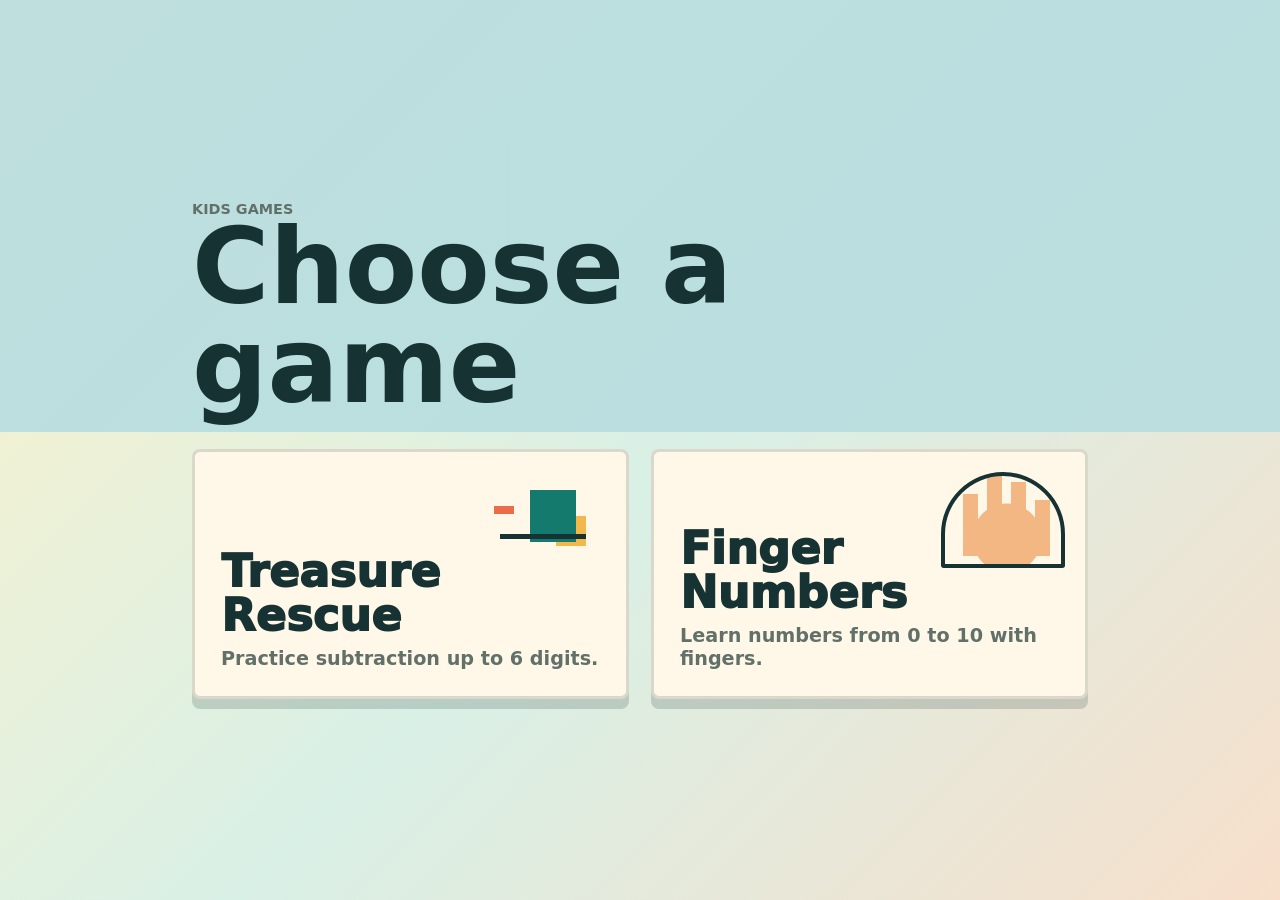
<file: index.html>
<!doctype html>
<html lang="en">
  <head>
    <meta charset="utf-8">
    <meta name="viewport" content="width=device-width, initial-scale=1, viewport-fit=cover">
    <meta name="theme-color" content="#157a6e">
    <title>Kids Games</title>
    <link rel="stylesheet" href="styles.css?v=41">
  </head>
  <body>
    <main class="home-shell">
      <section class="home-hero">
        <p class="eyebrow">Kids Games</p>
        <h1>Choose a game</h1>
      </section>

      <section class="game-grid" aria-label="Available games">
        <a class="game-link subtraction" href="subtraction/">
          <span class="game-art" aria-hidden="true"></span>
          <span class="game-title">Treasure Rescue</span>
          <span class="game-copy">Practice subtraction up to 6 digits.</span>
        </a>

        <a class="game-link fingers" href="fingers/">
          <span class="game-art" aria-hidden="true"></span>
          <span class="game-title">Finger Numbers</span>
          <span class="game-copy">Learn numbers from 0 to 10 with fingers.</span>
        </a>
      </section>
    </main>

    <script>
      if ("serviceWorker" in navigator && location.protocol !== "file:") {
        window.addEventListener("load", () => {
          navigator.serviceWorker.register("sw.js").catch(() => {});
        });
      }
    </script>
  </body>
</html>
</file>
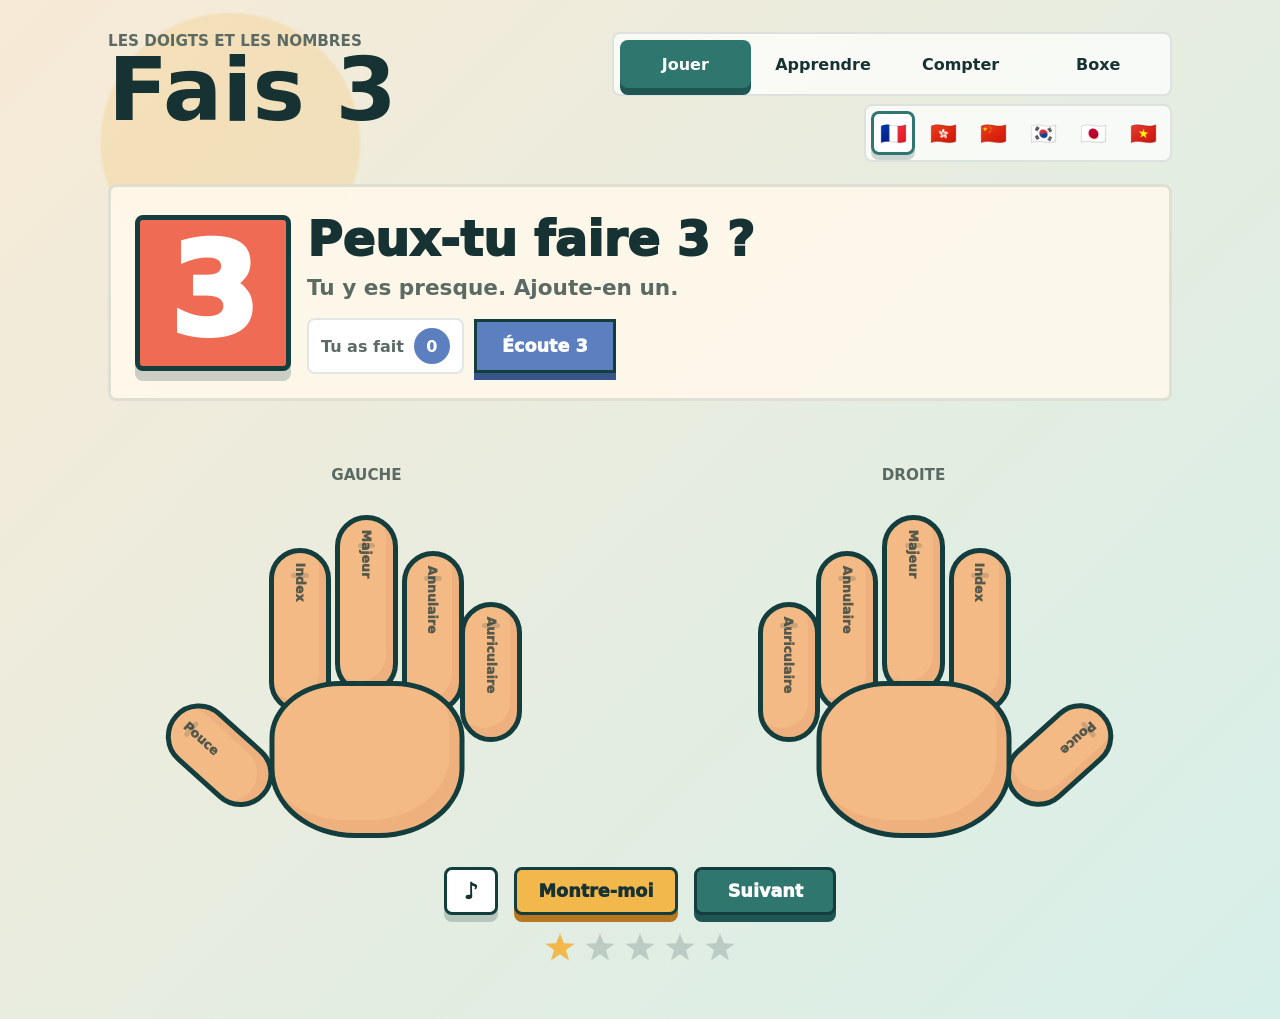
<file: fingers/index.html>
<!doctype html>
<html lang="fr">
  <head>
    <meta charset="utf-8">
    <meta name="viewport" content="width=device-width, initial-scale=1, viewport-fit=cover">
    <meta name="theme-color" content="#2f766f">
    <title>Les nombres avec les doigts</title>
    <link rel="manifest" href="manifest.webmanifest?v=34">
    <link rel="stylesheet" href="styles.css?v=34">
  </head>
  <body>
    <main class="app-shell" aria-live="polite">
      <section class="top-bar" aria-label="Commandes du jeu">
        <div>
          <p class="eyebrow">Les doigts et les nombres</p>
          <h1><span id="actionVerb">Fais</span> <span id="targetNumber">3</span></h1>
        </div>
        <div class="top-controls">
          <div class="mode-switch" role="group" aria-label="Mode">
            <button class="mode-button active" type="button" data-mode="play">Jouer</button>
            <button class="mode-button" type="button" data-mode="learn">Apprendre</button>
            <button class="mode-button" type="button" data-mode="count">Compter</button>
            <button class="mode-button" type="button" data-mode="boxing">Boxe</button>
          </div>
          <div class="language-switch" role="group" aria-label="Langue">
            <button class="language-button active" type="button" data-lang="fr" aria-pressed="true" aria-label="Français">🇫🇷</button>
            <button class="language-button" type="button" data-lang="yue" aria-pressed="false" aria-label="Cantonais">🇭🇰</button>
            <button class="language-button" type="button" data-lang="zh" aria-pressed="false" aria-label="Mandarin">🇨🇳</button>
            <button class="language-button" type="button" data-lang="ko" aria-pressed="false" aria-label="Korean">🇰🇷</button>
            <button class="language-button" type="button" data-lang="ja" aria-pressed="false" aria-label="Japanese">🇯🇵</button>
            <button class="language-button" type="button" data-lang="vi" aria-pressed="false" aria-label="Vietnamese">🇻🇳</button>
          </div>
        </div>
      </section>

      <section class="prompt-panel">
        <div class="number-card" aria-label="Nombre à faire">
          <span id="bigNumber">3</span>
        </div>
        <div class="status-stack">
          <p id="roundTitle">Peux-tu faire 3 ?</p>
          <p id="hintText">Touche les doigts pour les lever.</p>
          <div class="prompt-actions">
            <div class="counter-row">
              <span class="counter-label">Tu as fait</span>
              <strong id="currentCount">0</strong>
            </div>
            <button class="speak-button" type="button" id="speakButton">Écoute 3</button>
          </div>
        </div>
      </section>

      <section class="answer-pad" id="answerPad" aria-label="Choisis le nombre de doigts" hidden>
        <button class="answer-button" type="button" data-answer="0">0</button>
        <button class="answer-button" type="button" data-answer="1">1</button>
        <button class="answer-button" type="button" data-answer="2">2</button>
        <button class="answer-button" type="button" data-answer="3">3</button>
        <button class="answer-button" type="button" data-answer="4">4</button>
        <button class="answer-button" type="button" data-answer="5">5</button>
        <button class="answer-button" type="button" data-answer="6">6</button>
        <button class="answer-button" type="button" data-answer="7">7</button>
        <button class="answer-button" type="button" data-answer="8">8</button>
        <button class="answer-button" type="button" data-answer="9">9</button>
        <button class="answer-button" type="button" data-answer="10">10</button>
      </section>

      <section class="boxing-stage" id="boxingStage" aria-label="Jeu de boxe" hidden>
        <div class="fighter-card player-card">
          <div class="energy-head">
            <span id="playerLabel">Toi</span>
            <strong id="playerEnergyText">20</strong>
          </div>
          <div class="energy-track">
            <span id="playerEnergyFill"></span>
          </div>
        </div>
        <div class="boxing-ring" aria-hidden="true">
          <div class="fighter player-fighter">
            <span class="glove glove-left"></span>
            <span class="fighter-head"></span>
            <span class="fighter-body"></span>
            <span class="glove glove-right"></span>
          </div>
          <div class="timer-badge" id="boxingTimer">5</div>
          <div class="fighter opponent-fighter">
            <span class="glove glove-left"></span>
            <span class="fighter-head"></span>
            <span class="fighter-body"></span>
            <span class="glove glove-right"></span>
          </div>
        </div>
        <div class="fighter-card opponent-card">
          <div class="energy-head">
            <span id="opponentLabel">Adversaire</span>
            <strong id="opponentEnergyText">20</strong>
          </div>
          <div class="energy-track">
            <span id="opponentEnergyFill"></span>
          </div>
        </div>
      </section>

      <section class="hands-stage" aria-label="Deux mains avec des doigts à toucher">
        <div class="hand-wrap" data-hand="left">
          <p class="hand-label">Gauche</p>
          <div class="hand left-hand" aria-label="Main gauche">
            <button class="finger thumb" type="button" data-finger="left-thumb" aria-pressed="false" aria-label="Pouce gauche">
              <span>Pouce</span>
            </button>
            <button class="finger pointer" type="button" data-finger="left-pointer" aria-pressed="false" aria-label="Index gauche">
              <span>Index</span>
            </button>
            <button class="finger middle" type="button" data-finger="left-middle" aria-pressed="false" aria-label="Majeur gauche">
              <span>Majeur</span>
            </button>
            <button class="finger ring" type="button" data-finger="left-ring" aria-pressed="false" aria-label="Annulaire gauche">
              <span>Annulaire</span>
            </button>
            <button class="finger pinky" type="button" data-finger="left-pinky" aria-pressed="false" aria-label="Auriculaire gauche">
              <span>Auriculaire</span>
            </button>
            <div class="palm" aria-hidden="true"></div>
          </div>
        </div>

        <div class="hand-wrap" data-hand="right">
          <p class="hand-label">Droite</p>
          <div class="hand right-hand" aria-label="Main droite">
            <button class="finger thumb" type="button" data-finger="right-thumb" aria-pressed="false" aria-label="Pouce droit">
              <span>Pouce</span>
            </button>
            <button class="finger pointer" type="button" data-finger="right-pointer" aria-pressed="false" aria-label="Index droit">
              <span>Index</span>
            </button>
            <button class="finger middle" type="button" data-finger="right-middle" aria-pressed="false" aria-label="Majeur droit">
              <span>Majeur</span>
            </button>
            <button class="finger ring" type="button" data-finger="right-ring" aria-pressed="false" aria-label="Annulaire droit">
              <span>Annulaire</span>
            </button>
            <button class="finger pinky" type="button" data-finger="right-pinky" aria-pressed="false" aria-label="Auriculaire droit">
              <span>Auriculaire</span>
            </button>
            <div class="palm" aria-hidden="true"></div>
          </div>
        </div>
      </section>

      <section class="action-bar" aria-label="Actions du tour">
        <button class="icon-button" type="button" id="soundButton" aria-pressed="false" aria-label="Activer le son">
          <span aria-hidden="true">♪</span>
        </button>
        <button class="secondary-button" type="button" id="showButton">Montre-moi</button>
        <button class="primary-button" type="button" id="nextButton">Suivant</button>
      </section>

      <div class="reward-tray" aria-label="Étoiles gagnées">
        <span class="star earned" aria-hidden="true"></span>
        <span class="star" aria-hidden="true"></span>
        <span class="star" aria-hidden="true"></span>
        <span class="star" aria-hidden="true"></span>
        <span class="star" aria-hidden="true"></span>
      </div>
    </main>

    <div class="big-cursor" aria-hidden="true"></div>
    <div class="sprinkle-field" id="sprinkleField" aria-hidden="true"></div>
    <script src="../audio-data.js?v=34"></script>
    <script src="app.js?v=34" defer></script>
  </body>
</html>
</file>
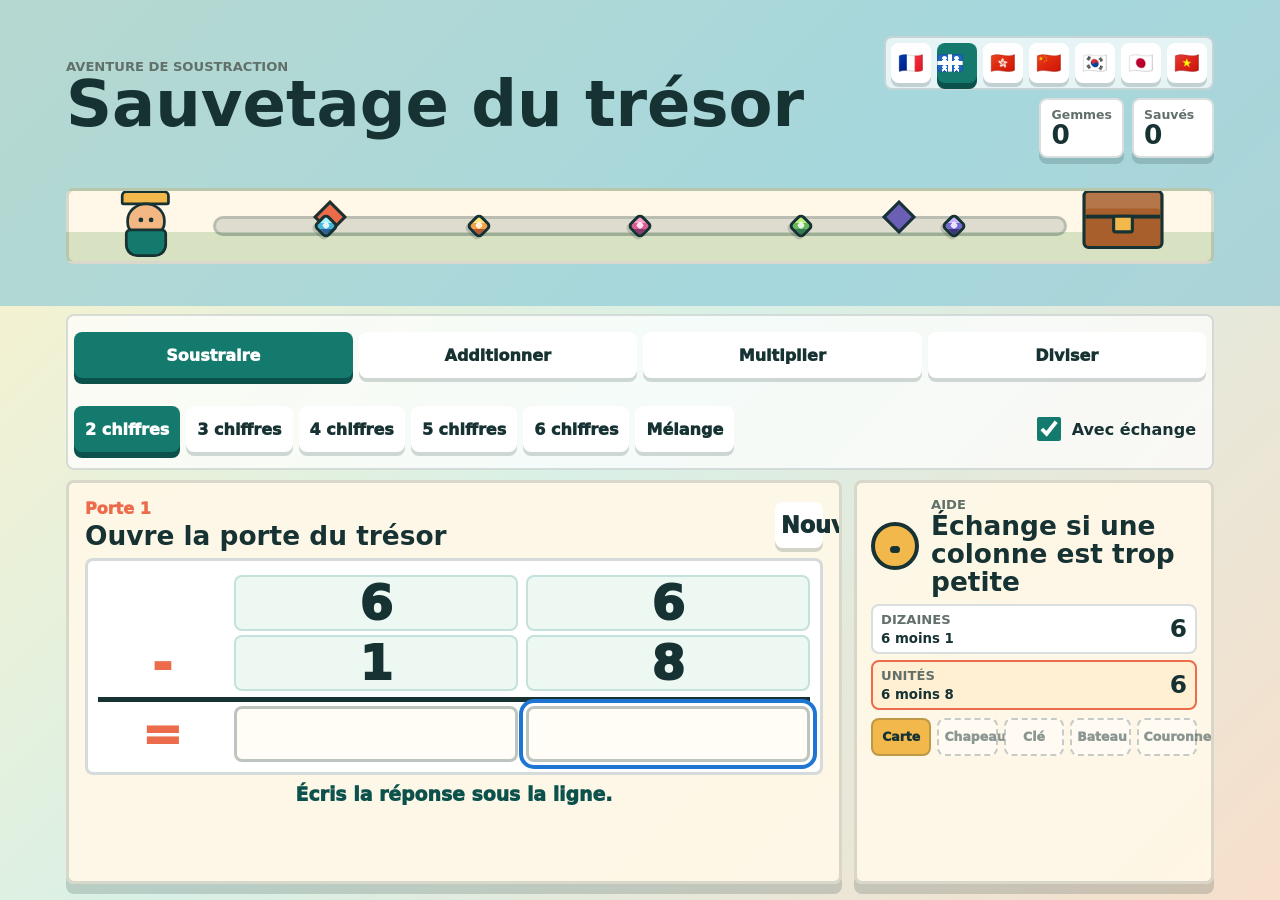
<file: subtraction/index.html>
<!doctype html>
<html lang="fr-CA">
  <head>
    <meta charset="utf-8">
    <meta name="viewport" content="width=device-width, initial-scale=1, viewport-fit=cover">
    <meta name="theme-color" content="#157a6e">
    <title>Treasure Rescue Math</title>
    <link rel="manifest" href="manifest.webmanifest?v=89">
    <link rel="stylesheet" href="styles.css?v=89">
  </head>
  <body>
    <main class="game-shell">
      <section class="top-bar" aria-label="Game controls">
        <div class="brand-block">
          <p class="eyebrow">Subtraction Adventure</p>
          <h1>Treasure Rescue</h1>
        </div>
        <div class="top-actions">
          <div class="language-switch" role="group" aria-label="Language">
            <button class="language-button" type="button" data-lang="fr" aria-pressed="false" aria-label="Français">🇫🇷</button>
            <button class="language-button active" type="button" data-lang="fr-ca" aria-pressed="true" aria-label="Français québécois">
              <span class="quebec-flag" aria-hidden="true"></span>
            </button>
            <button class="language-button" type="button" data-lang="yue" aria-pressed="false" aria-label="Cantonais">🇭🇰</button>
            <button class="language-button" type="button" data-lang="zh" aria-pressed="false" aria-label="Mandarin">🇨🇳</button>
            <button class="language-button" type="button" data-lang="ko" aria-pressed="false" aria-label="Korean">🇰🇷</button>
            <button class="language-button" type="button" data-lang="ja" aria-pressed="false" aria-label="Japanese">🇯🇵</button>
            <button class="language-button" type="button" data-lang="vi" aria-pressed="false" aria-label="Vietnamese">🇻🇳</button>
          </div>
          <div class="score-board" aria-label="Score">
          <div>
            <span>Gems</span>
            <strong id="gemCount">0</strong>
          </div>
          <div>
            <span>Rescued</span>
            <strong id="rescuedCount">0</strong>
          </div>
          </div>
        </div>
      </section>

      <section class="map-band" aria-label="Treasure map progress">
        <div class="explorer" aria-hidden="true">
          <span class="hat"></span>
          <span class="face"></span>
          <span class="body"></span>
        </div>
        <div class="path" id="treasurePath" aria-hidden="true"></div>
        <div class="gem-pile" id="gemPile" aria-hidden="true"></div>
        <div class="chest" id="treasureChest" aria-hidden="true">
          <span></span>
        </div>
      </section>

      <section class="controls-panel" aria-label="Practice choices">
        <div class="operation-tabs" role="tablist" aria-label="Math operation">
          <button class="operation-tab active" type="button" role="tab" aria-selected="true" data-operation="subtraction">Subtract</button>
          <button class="operation-tab" type="button" role="tab" aria-selected="false" data-operation="addition">Add</button>
          <button class="operation-tab" type="button" role="tab" aria-selected="false" data-operation="multiplication">Multiply</button>
          <button class="operation-tab" type="button" role="tab" aria-selected="false" data-operation="division">Divide</button>
        </div>
        <div class="level-picker" role="group" aria-label="Number size">
          <button class="level-button active" type="button" data-digits="2">2 digits</button>
          <button class="level-button" type="button" data-digits="3">3 digits</button>
          <button class="level-button" type="button" data-digits="4">4 digits</button>
          <button class="level-button" type="button" data-digits="5">5 digits</button>
          <button class="level-button" type="button" data-digits="6">6 digits</button>
          <button class="level-button" type="button" data-digits="mix">Mix</button>
        </div>
        <label class="toggle-row">
          <input id="regroupToggle" type="checkbox" checked>
          <span>Include trading</span>
        </label>
      </section>

      <section class="play-area">
        <section class="problem-card" aria-label="Subtraction problem">
          <div class="problem-head">
            <div>
              <p id="roundLabel">Gate 1</p>
              <h2 id="problemTitle">Unlock the treasure gate</h2>
            </div>
            <button class="icon-button" id="newProblemButton" type="button" aria-label="New problem" title="New problem">New</button>
          </div>

          <div class="subtraction-board" id="subtractionBoard" aria-label="Vertical subtraction"></div>

          <div class="answer-actions">
            <button class="secondary-button" id="hintButton" type="button">Hint</button>
            <button class="secondary-button" id="clearButton" type="button">Clear</button>
            <button class="primary-button" id="checkButton" type="button">Open Gate</button>
          </div>
          <p class="feedback" id="feedbackText" aria-live="polite">Type the answer under the line.</p>
        </section>

        <aside class="helper-panel" aria-label="Subtraction helper">
          <div class="buddy">
            <span class="buddy-face" aria-hidden="true"></span>
            <div>
              <p class="eyebrow">Helper</p>
              <h2 id="helperTitle">Start with the ones</h2>
            </div>
          </div>
          <div class="place-lab" id="placeLab" aria-label="Place value trading"></div>
          <div class="reward-case" aria-label="Unlocked rewards">
            <span class="reward unlocked">Map</span>
            <span class="reward">Hat</span>
            <span class="reward">Key</span>
            <span class="reward">Boat</span>
            <span class="reward">Crown</span>
          </div>
        </aside>
      </section>
    </main>

    <div class="sparkle-field" id="sparkleField" aria-hidden="true"></div>
    <div class="treasure-party" id="treasureParty" aria-live="polite" hidden>
      <div class="party-card">
        <button class="party-close" id="partyCloseButton" type="button" aria-label="Close treasure">×</button>
        <p>Awesome job, you got to the treasure...</p>
        <h2>What's inside?</h2>
        <div class="party-chest" id="partyChest" aria-hidden="true">
          <span></span>
        </div>
      </div>
      <div class="fruit-field" id="fruitField" aria-hidden="true"></div>
    </div>
    <script src="app.js?v=89" defer></script>
  </body>
</html>
</file>
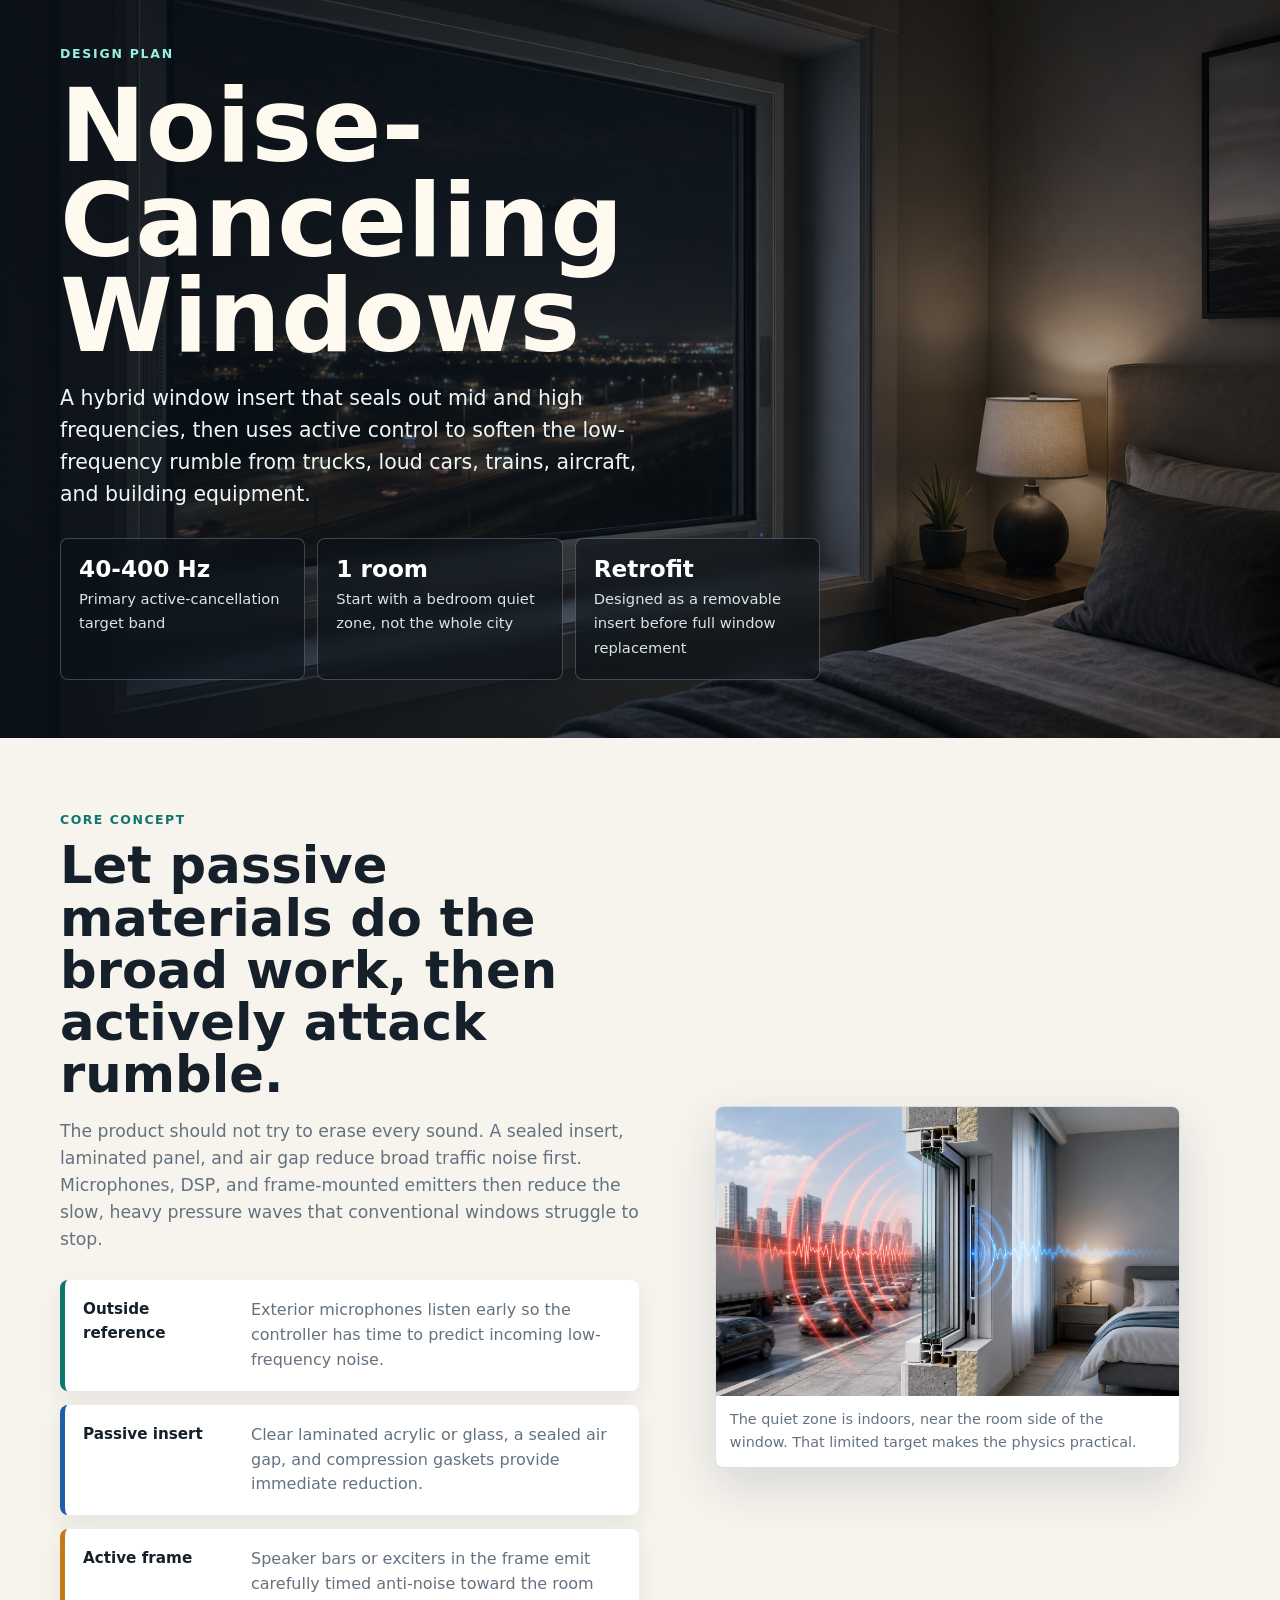
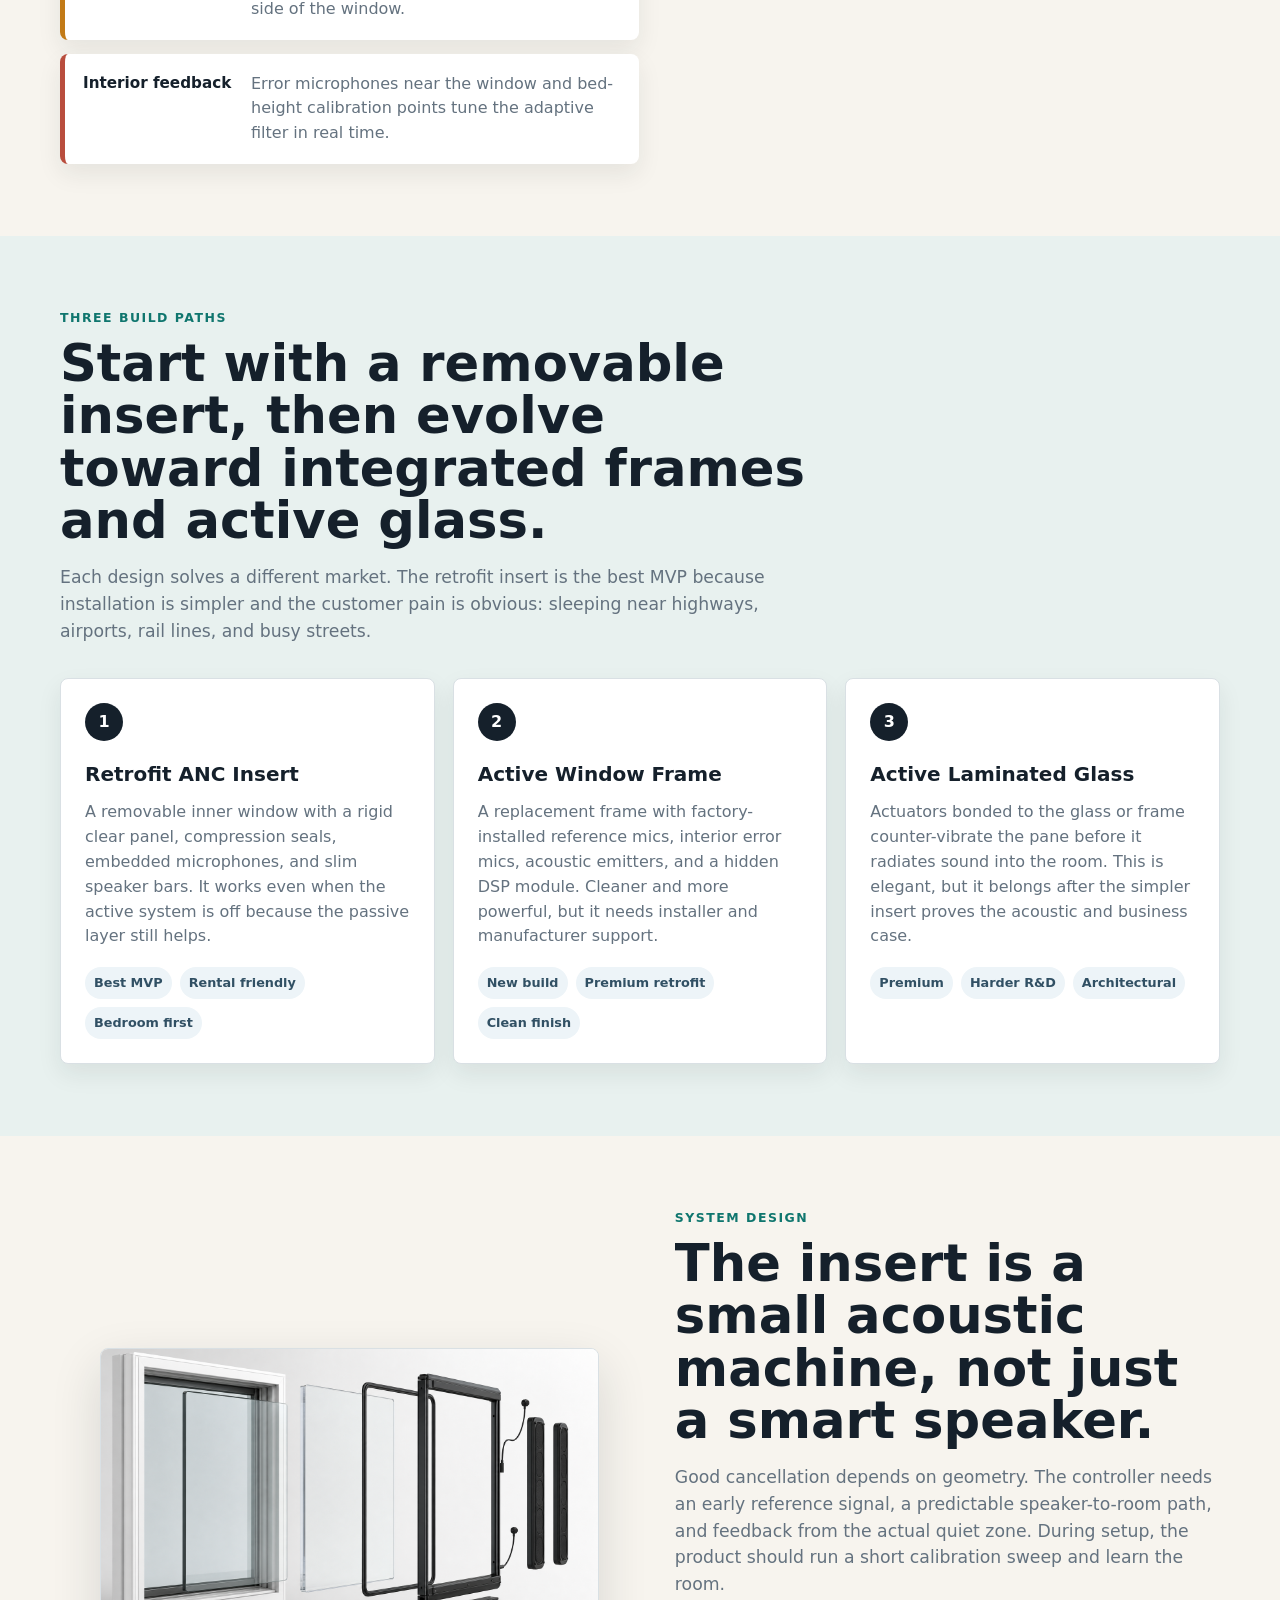
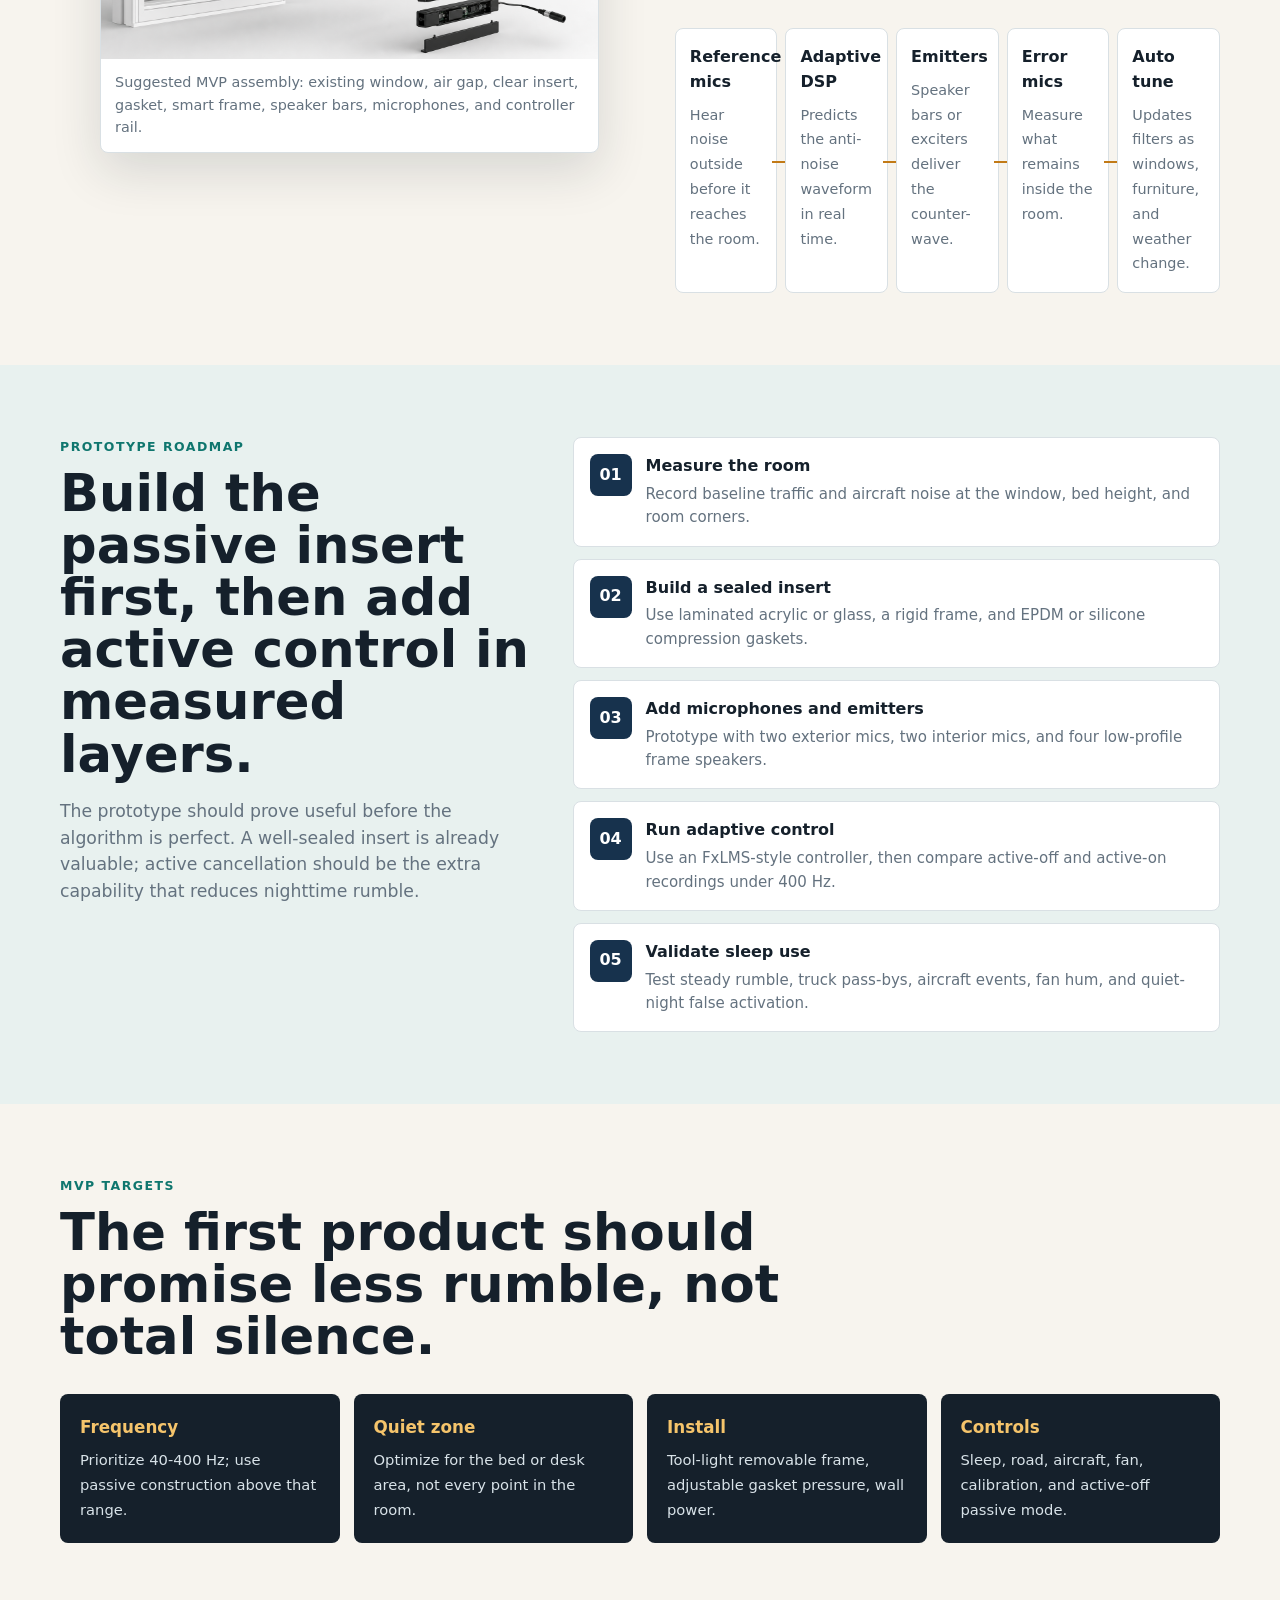
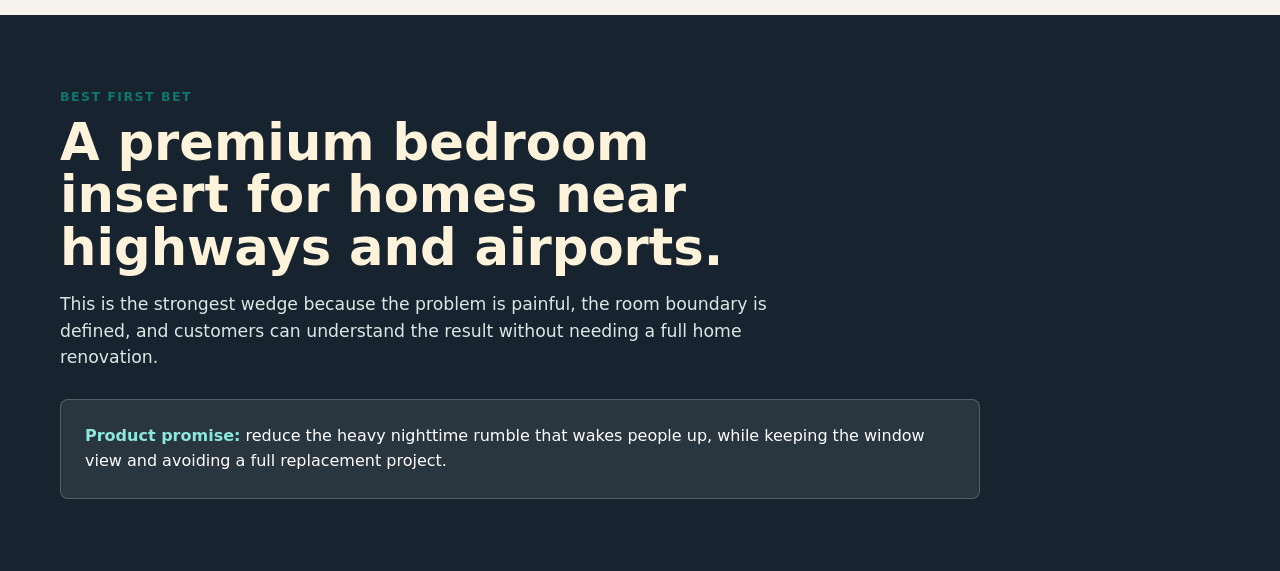
<file: noise-canceling-windows.html>
<!doctype html>
<html lang="en">
  <head>
    <meta charset="utf-8">
    <meta name="viewport" content="width=device-width, initial-scale=1">
    <title>Noise-Canceling Window Design Plans</title>
    <style>
      :root {
        color-scheme: light;
        --ink: #15202b;
        --muted: #64727f;
        --paper: #f7f4ee;
        --panel: #ffffff;
        --line: #d9e0e4;
        --teal: #0f766e;
        --blue: #1e5ea8;
        --amber: #c27a16;
        --coral: #b94d3d;
        --shadow: 0 18px 50px rgba(21, 32, 43, 0.14);
      }

      * {
        box-sizing: border-box;
      }

      body {
        margin: 0;
        background: var(--paper);
        color: var(--ink);
        font-family:
          Inter, ui-sans-serif, system-ui, -apple-system, BlinkMacSystemFont,
          "Segoe UI", sans-serif;
        line-height: 1.55;
      }

      img {
        display: block;
        max-width: 100%;
      }

      a {
        color: inherit;
      }

      .hero {
        min-height: 82vh;
        position: relative;
        display: grid;
        align-items: end;
        overflow: hidden;
        background:
          linear-gradient(
            90deg,
            rgba(8, 16, 24, 0.86) 0%,
            rgba(8, 16, 24, 0.64) 44%,
            rgba(8, 16, 24, 0.12) 100%
          ),
          url("noise-window-assets/bedroom-hero.png") center / cover no-repeat;
      }

      .hero-inner,
      .section-inner {
        width: min(1160px, calc(100% - 40px));
        margin: 0 auto;
      }

      .hero-inner {
        padding: 42px 0 58px;
      }

      .eyebrow {
        margin: 0 0 14px;
        color: #97f0e6;
        font-size: 0.78rem;
        font-weight: 800;
        letter-spacing: 0.14em;
        text-transform: uppercase;
      }

      h1,
      h2,
      h3,
      p {
        margin-top: 0;
      }

      h1 {
        max-width: 720px;
        margin-bottom: 20px;
        color: #fffaf0;
        font-size: clamp(2.6rem, 8vw, 6.8rem);
        line-height: 0.93;
        letter-spacing: 0;
      }

      .hero-copy {
        max-width: 620px;
        margin-bottom: 28px;
        color: #eef8f6;
        font-size: clamp(1.05rem, 2vw, 1.28rem);
      }

      .hero-stats {
        display: grid;
        grid-template-columns: repeat(3, minmax(0, 1fr));
        gap: 12px;
        max-width: 760px;
      }

      .stat {
        min-height: 106px;
        padding: 18px;
        border: 1px solid rgba(255, 255, 255, 0.22);
        border-radius: 8px;
        background: rgba(10, 18, 25, 0.55);
        color: #ffffff;
        backdrop-filter: blur(10px);
      }

      .stat strong {
        display: block;
        margin-bottom: 6px;
        font-size: 1.45rem;
        line-height: 1;
      }

      .stat span {
        color: #d8e7e4;
        font-size: 0.92rem;
      }

      section {
        padding: 72px 0;
      }

      .section-kicker {
        margin-bottom: 10px;
        color: var(--teal);
        font-size: 0.78rem;
        font-weight: 800;
        letter-spacing: 0.12em;
        text-transform: uppercase;
      }

      h2 {
        max-width: 760px;
        margin-bottom: 18px;
        font-size: clamp(2rem, 4vw, 3.5rem);
        line-height: 1.02;
        letter-spacing: 0;
      }

      .lede {
        max-width: 760px;
        color: var(--muted);
        font-size: 1.08rem;
      }

      .split {
        display: grid;
        grid-template-columns: minmax(0, 1.03fr) minmax(320px, 0.97fr);
        gap: 36px;
        align-items: center;
      }

      .visual {
        overflow: hidden;
        border: 1px solid var(--line);
        border-radius: 8px;
        background: var(--panel);
        box-shadow: var(--shadow);
      }

      .visual img {
        width: 100%;
        aspect-ratio: 16 / 10;
        object-fit: cover;
      }

      .caption {
        padding: 12px 14px 14px;
        color: var(--muted);
        font-size: 0.9rem;
      }

      .architecture {
        display: grid;
        gap: 14px;
        margin-top: 28px;
      }

      .layer {
        display: grid;
        grid-template-columns: 150px minmax(0, 1fr);
        gap: 18px;
        align-items: start;
        padding: 18px;
        border-left: 5px solid var(--teal);
        border-radius: 8px;
        background: var(--panel);
        box-shadow: 0 10px 24px rgba(21, 32, 43, 0.08);
      }

      .layer:nth-child(2) {
        border-color: var(--blue);
      }

      .layer:nth-child(3) {
        border-color: var(--amber);
      }

      .layer:nth-child(4) {
        border-color: var(--coral);
      }

      .layer b {
        font-size: 0.95rem;
      }

      .layer p {
        margin-bottom: 0;
        color: var(--muted);
      }

      .band {
        background: #e8f1ef;
      }

      .cards {
        display: grid;
        grid-template-columns: repeat(3, minmax(0, 1fr));
        gap: 18px;
        margin-top: 34px;
      }

      .card {
        min-height: 330px;
        padding: 24px;
        border: 1px solid var(--line);
        border-radius: 8px;
        background: var(--panel);
        box-shadow: 0 10px 24px rgba(21, 32, 43, 0.08);
      }

      .card-number {
        display: inline-grid;
        width: 38px;
        height: 38px;
        margin-bottom: 18px;
        place-items: center;
        border-radius: 50%;
        background: var(--ink);
        color: #ffffff;
        font-weight: 800;
      }

      .card h3 {
        margin-bottom: 10px;
        font-size: 1.25rem;
      }

      .card p {
        color: var(--muted);
      }

      .tag-list {
        display: flex;
        flex-wrap: wrap;
        gap: 8px;
        margin-top: 18px;
      }

      .tag {
        padding: 6px 9px;
        border-radius: 999px;
        background: #edf4f8;
        color: #315064;
        font-size: 0.8rem;
        font-weight: 700;
      }

      .diagram {
        display: grid;
        grid-template-columns: repeat(5, minmax(0, 1fr));
        gap: 8px;
        margin-top: 30px;
        align-items: stretch;
      }

      .diagram-box {
        min-height: 116px;
        padding: 16px 14px;
        border-radius: 8px;
        background: #ffffff;
        border: 1px solid var(--line);
        position: relative;
      }

      .diagram-box::after {
        content: "";
        position: absolute;
        right: -12px;
        top: 50%;
        width: 16px;
        height: 2px;
        background: var(--amber);
      }

      .diagram-box:last-child::after {
        display: none;
      }

      .diagram-box b {
        display: block;
        margin-bottom: 8px;
      }

      .diagram-box span {
        color: var(--muted);
        font-size: 0.9rem;
      }

      .roadmap {
        display: grid;
        grid-template-columns: minmax(0, 0.85fr) minmax(360px, 1.15fr);
        gap: 34px;
        align-items: start;
      }

      .steps {
        display: grid;
        gap: 12px;
      }

      .step {
        display: grid;
        grid-template-columns: 42px minmax(0, 1fr);
        gap: 14px;
        padding: 16px;
        border-radius: 8px;
        background: #ffffff;
        border: 1px solid var(--line);
      }

      .step span {
        display: grid;
        width: 42px;
        height: 42px;
        place-items: center;
        border-radius: 8px;
        background: #17324d;
        color: #ffffff;
        font-weight: 800;
      }

      .step h3 {
        margin-bottom: 4px;
        font-size: 1rem;
      }

      .step p {
        margin-bottom: 0;
        color: var(--muted);
        font-size: 0.94rem;
      }

      .spec-grid {
        display: grid;
        grid-template-columns: repeat(4, minmax(0, 1fr));
        gap: 14px;
        margin-top: 32px;
      }

      .spec {
        padding: 20px;
        border-radius: 8px;
        background: var(--ink);
        color: #ffffff;
      }

      .spec b {
        display: block;
        margin-bottom: 8px;
        color: #f5c46b;
        font-size: 1.05rem;
      }

      .spec span {
        color: #d8e2e8;
        font-size: 0.92rem;
      }

      .closing {
        background: #17242f;
        color: #ffffff;
      }

      .closing h2 {
        color: #fff4db;
      }

      .closing .lede {
        color: #dbe7e6;
      }

      .callout {
        max-width: 920px;
        margin-top: 28px;
        padding: 24px;
        border: 1px solid rgba(255, 255, 255, 0.2);
        border-radius: 8px;
        background: rgba(255, 255, 255, 0.08);
      }

      .callout strong {
        color: #8ce7db;
      }

      @media (max-width: 900px) {
        .hero {
          min-height: 86vh;
          background-position: 45% center;
        }

        .hero-stats,
        .cards,
        .spec-grid,
        .split,
        .roadmap,
        .diagram {
          grid-template-columns: 1fr;
        }

        .diagram-box::after {
          display: none;
        }

        .card {
          min-height: auto;
        }
      }

      @media (max-width: 560px) {
        .hero-inner,
        .section-inner {
          width: min(100% - 28px, 1160px);
        }

        .hero-inner {
          padding-bottom: 36px;
        }

        section {
          padding: 54px 0;
        }

        .layer {
          grid-template-columns: 1fr;
          gap: 8px;
        }

        .stat {
          min-height: auto;
        }
      }
    </style>
  </head>
  <body>
    <header class="hero">
      <div class="hero-inner">
        <p class="eyebrow">Design plan</p>
        <h1>Noise-Canceling Windows</h1>
        <p class="hero-copy">
          A hybrid window insert that seals out mid and high frequencies, then
          uses active control to soften the low-frequency rumble from trucks,
          loud cars, trains, aircraft, and building equipment.
        </p>
        <div class="hero-stats" aria-label="Product targets">
          <div class="stat">
            <strong>40-400 Hz</strong>
            <span>Primary active-cancellation target band</span>
          </div>
          <div class="stat">
            <strong>1 room</strong>
            <span>Start with a bedroom quiet zone, not the whole city</span>
          </div>
          <div class="stat">
            <strong>Retrofit</strong>
            <span>Designed as a removable insert before full window replacement</span>
          </div>
        </div>
      </div>
    </header>

    <main>
      <section>
        <div class="section-inner split">
          <div>
            <p class="section-kicker">Core concept</p>
            <h2>Let passive materials do the broad work, then actively attack rumble.</h2>
            <p class="lede">
              The product should not try to erase every sound. A sealed insert,
              laminated panel, and air gap reduce broad traffic noise first.
              Microphones, DSP, and frame-mounted emitters then reduce the slow,
              heavy pressure waves that conventional windows struggle to stop.
            </p>
            <div class="architecture">
              <div class="layer">
                <b>Outside reference</b>
                <p>Exterior microphones listen early so the controller has time to predict incoming low-frequency noise.</p>
              </div>
              <div class="layer">
                <b>Passive insert</b>
                <p>Clear laminated acrylic or glass, a sealed air gap, and compression gaskets provide immediate reduction.</p>
              </div>
              <div class="layer">
                <b>Active frame</b>
                <p>Speaker bars or exciters in the frame emit carefully timed anti-noise toward the room side of the window.</p>
              </div>
              <div class="layer">
                <b>Interior feedback</b>
                <p>Error microphones near the window and bed-height calibration points tune the adaptive filter in real time.</p>
              </div>
            </div>
          </div>
          <figure class="visual">
            <img src="noise-window-assets/sound-cutaway.png" alt="Cutaway of traffic sound waves being reduced at a bedroom window">
            <figcaption class="caption">
              The quiet zone is indoors, near the room side of the window. That limited target makes the physics practical.
            </figcaption>
          </figure>
        </div>
      </section>

      <section class="band">
        <div class="section-inner">
          <p class="section-kicker">Three build paths</p>
          <h2>Start with a removable insert, then evolve toward integrated frames and active glass.</h2>
          <p class="lede">
            Each design solves a different market. The retrofit insert is the
            best MVP because installation is simpler and the customer pain is
            obvious: sleeping near highways, airports, rail lines, and busy streets.
          </p>
          <div class="cards">
            <article class="card">
              <span class="card-number">1</span>
              <h3>Retrofit ANC Insert</h3>
              <p>
                A removable inner window with a rigid clear panel, compression
                seals, embedded microphones, and slim speaker bars. It works even
                when the active system is off because the passive layer still helps.
              </p>
              <div class="tag-list">
                <span class="tag">Best MVP</span>
                <span class="tag">Rental friendly</span>
                <span class="tag">Bedroom first</span>
              </div>
            </article>
            <article class="card">
              <span class="card-number">2</span>
              <h3>Active Window Frame</h3>
              <p>
                A replacement frame with factory-installed reference mics,
                interior error mics, acoustic emitters, and a hidden DSP module.
                Cleaner and more powerful, but it needs installer and manufacturer support.
              </p>
              <div class="tag-list">
                <span class="tag">New build</span>
                <span class="tag">Premium retrofit</span>
                <span class="tag">Clean finish</span>
              </div>
            </article>
            <article class="card">
              <span class="card-number">3</span>
              <h3>Active Laminated Glass</h3>
              <p>
                Actuators bonded to the glass or frame counter-vibrate the pane
                before it radiates sound into the room. This is elegant, but it
                belongs after the simpler insert proves the acoustic and business case.
              </p>
              <div class="tag-list">
                <span class="tag">Premium</span>
                <span class="tag">Harder R&amp;D</span>
                <span class="tag">Architectural</span>
              </div>
            </article>
          </div>
        </div>
      </section>

      <section>
        <div class="section-inner split">
          <figure class="visual">
            <img src="noise-window-assets/exploded-insert.png" alt="Exploded product view of an active noise-canceling window insert">
            <figcaption class="caption">
              Suggested MVP assembly: existing window, air gap, clear insert,
              gasket, smart frame, speaker bars, microphones, and controller rail.
            </figcaption>
          </figure>
          <div>
            <p class="section-kicker">System design</p>
            <h2>The insert is a small acoustic machine, not just a smart speaker.</h2>
            <p class="lede">
              Good cancellation depends on geometry. The controller needs an early
              reference signal, a predictable speaker-to-room path, and feedback
              from the actual quiet zone. During setup, the product should run a
              short calibration sweep and learn the room.
            </p>
            <div class="diagram" aria-label="Signal chain diagram">
              <div class="diagram-box">
                <b>Reference mics</b>
                <span>Hear noise outside before it reaches the room.</span>
              </div>
              <div class="diagram-box">
                <b>Adaptive DSP</b>
                <span>Predicts the anti-noise waveform in real time.</span>
              </div>
              <div class="diagram-box">
                <b>Emitters</b>
                <span>Speaker bars or exciters deliver the counter-wave.</span>
              </div>
              <div class="diagram-box">
                <b>Error mics</b>
                <span>Measure what remains inside the room.</span>
              </div>
              <div class="diagram-box">
                <b>Auto tune</b>
                <span>Updates filters as windows, furniture, and weather change.</span>
              </div>
            </div>
          </div>
        </div>
      </section>

      <section class="band">
        <div class="section-inner roadmap">
          <div>
            <p class="section-kicker">Prototype roadmap</p>
            <h2>Build the passive insert first, then add active control in measured layers.</h2>
            <p class="lede">
              The prototype should prove useful before the algorithm is perfect.
              A well-sealed insert is already valuable; active cancellation should
              be the extra capability that reduces nighttime rumble.
            </p>
          </div>
          <div class="steps">
            <article class="step">
              <span>01</span>
              <div>
                <h3>Measure the room</h3>
                <p>Record baseline traffic and aircraft noise at the window, bed height, and room corners.</p>
              </div>
            </article>
            <article class="step">
              <span>02</span>
              <div>
                <h3>Build a sealed insert</h3>
                <p>Use laminated acrylic or glass, a rigid frame, and EPDM or silicone compression gaskets.</p>
              </div>
            </article>
            <article class="step">
              <span>03</span>
              <div>
                <h3>Add microphones and emitters</h3>
                <p>Prototype with two exterior mics, two interior mics, and four low-profile frame speakers.</p>
              </div>
            </article>
            <article class="step">
              <span>04</span>
              <div>
                <h3>Run adaptive control</h3>
                <p>Use an FxLMS-style controller, then compare active-off and active-on recordings under 400 Hz.</p>
              </div>
            </article>
            <article class="step">
              <span>05</span>
              <div>
                <h3>Validate sleep use</h3>
                <p>Test steady rumble, truck pass-bys, aircraft events, fan hum, and quiet-night false activation.</p>
              </div>
            </article>
          </div>
        </div>
      </section>

      <section>
        <div class="section-inner">
          <p class="section-kicker">MVP targets</p>
          <h2>The first product should promise less rumble, not total silence.</h2>
          <div class="spec-grid">
            <div class="spec">
              <b>Frequency</b>
              <span>Prioritize 40-400 Hz; use passive construction above that range.</span>
            </div>
            <div class="spec">
              <b>Quiet zone</b>
              <span>Optimize for the bed or desk area, not every point in the room.</span>
            </div>
            <div class="spec">
              <b>Install</b>
              <span>Tool-light removable frame, adjustable gasket pressure, wall power.</span>
            </div>
            <div class="spec">
              <b>Controls</b>
              <span>Sleep, road, aircraft, fan, calibration, and active-off passive mode.</span>
            </div>
          </div>
        </div>
      </section>

      <section class="closing">
        <div class="section-inner">
          <p class="section-kicker">Best first bet</p>
          <h2>A premium bedroom insert for homes near highways and airports.</h2>
          <p class="lede">
            This is the strongest wedge because the problem is painful, the room
            boundary is defined, and customers can understand the result without
            needing a full home renovation.
          </p>
          <div class="callout">
            <strong>Product promise:</strong> reduce the heavy nighttime rumble
            that wakes people up, while keeping the window view and avoiding a
            full replacement project.
          </div>
        </div>
      </section>
    </main>
  </body>
</html>
</file>
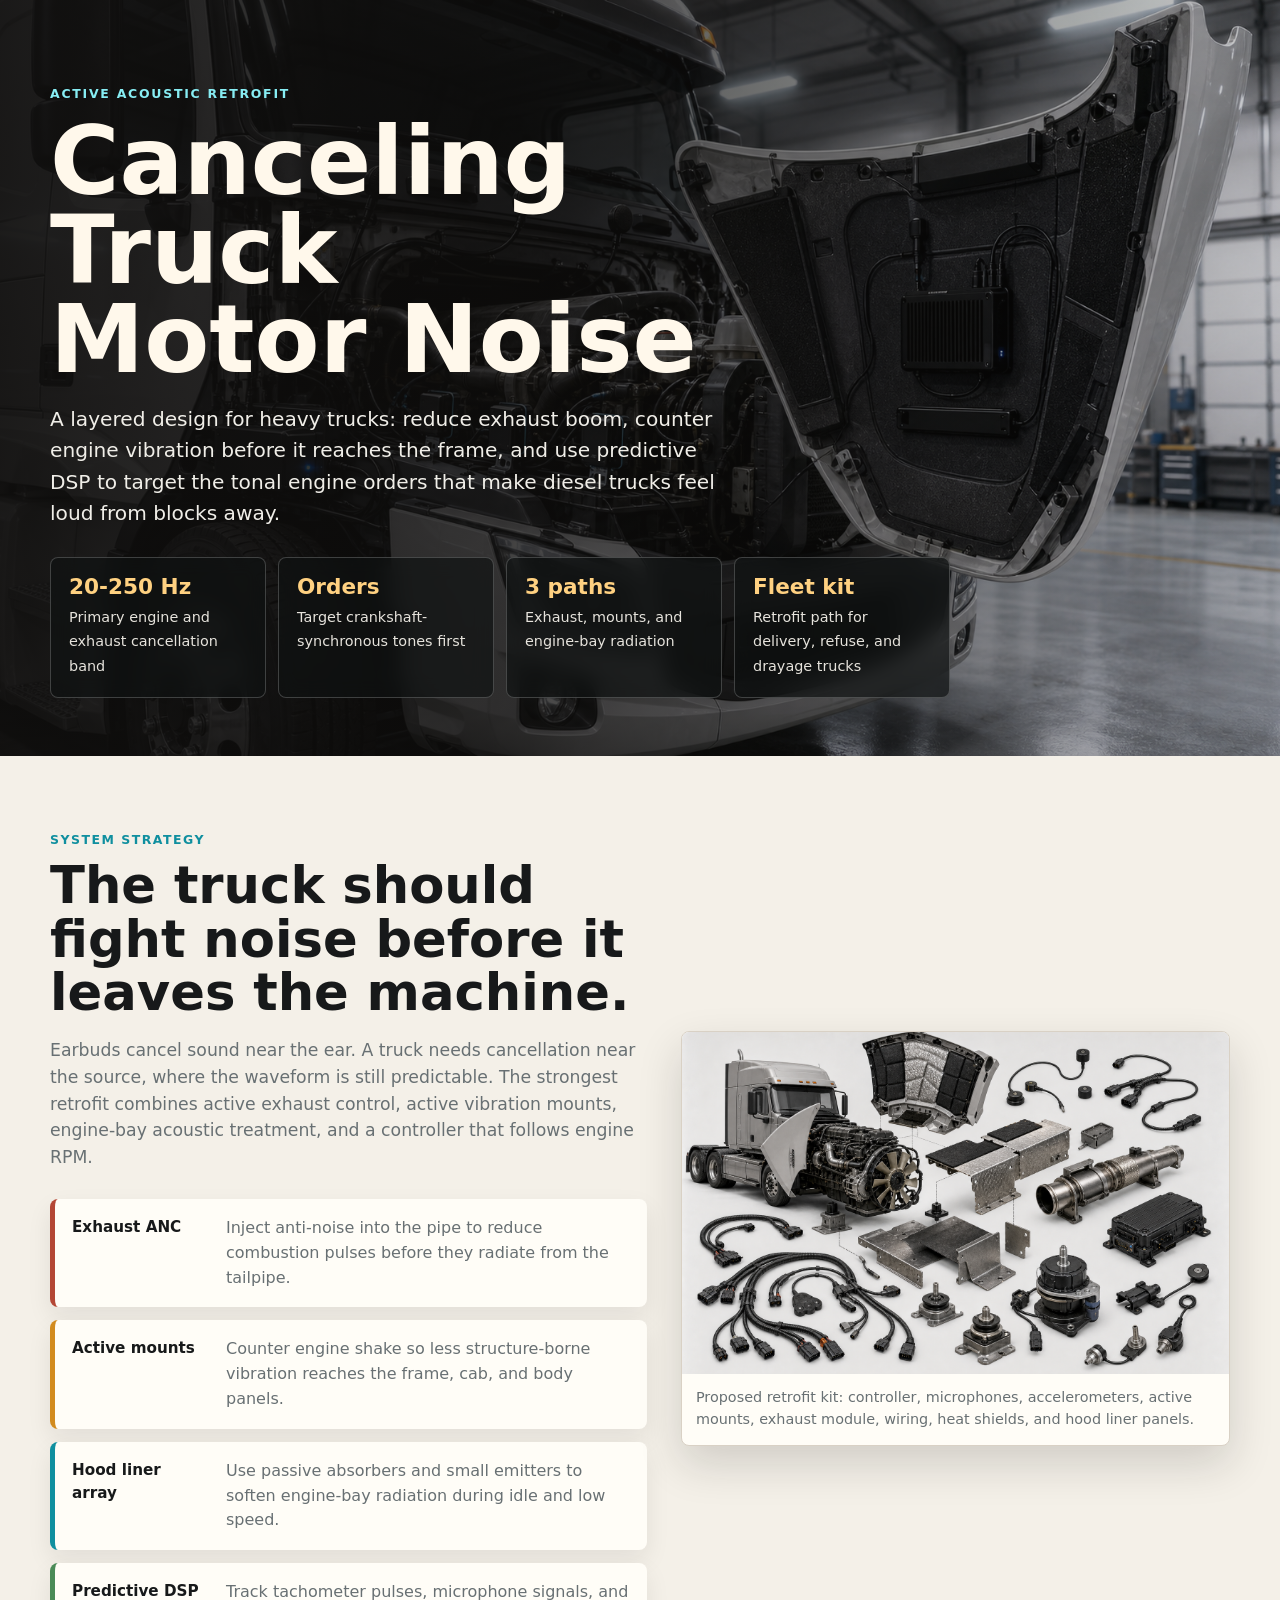
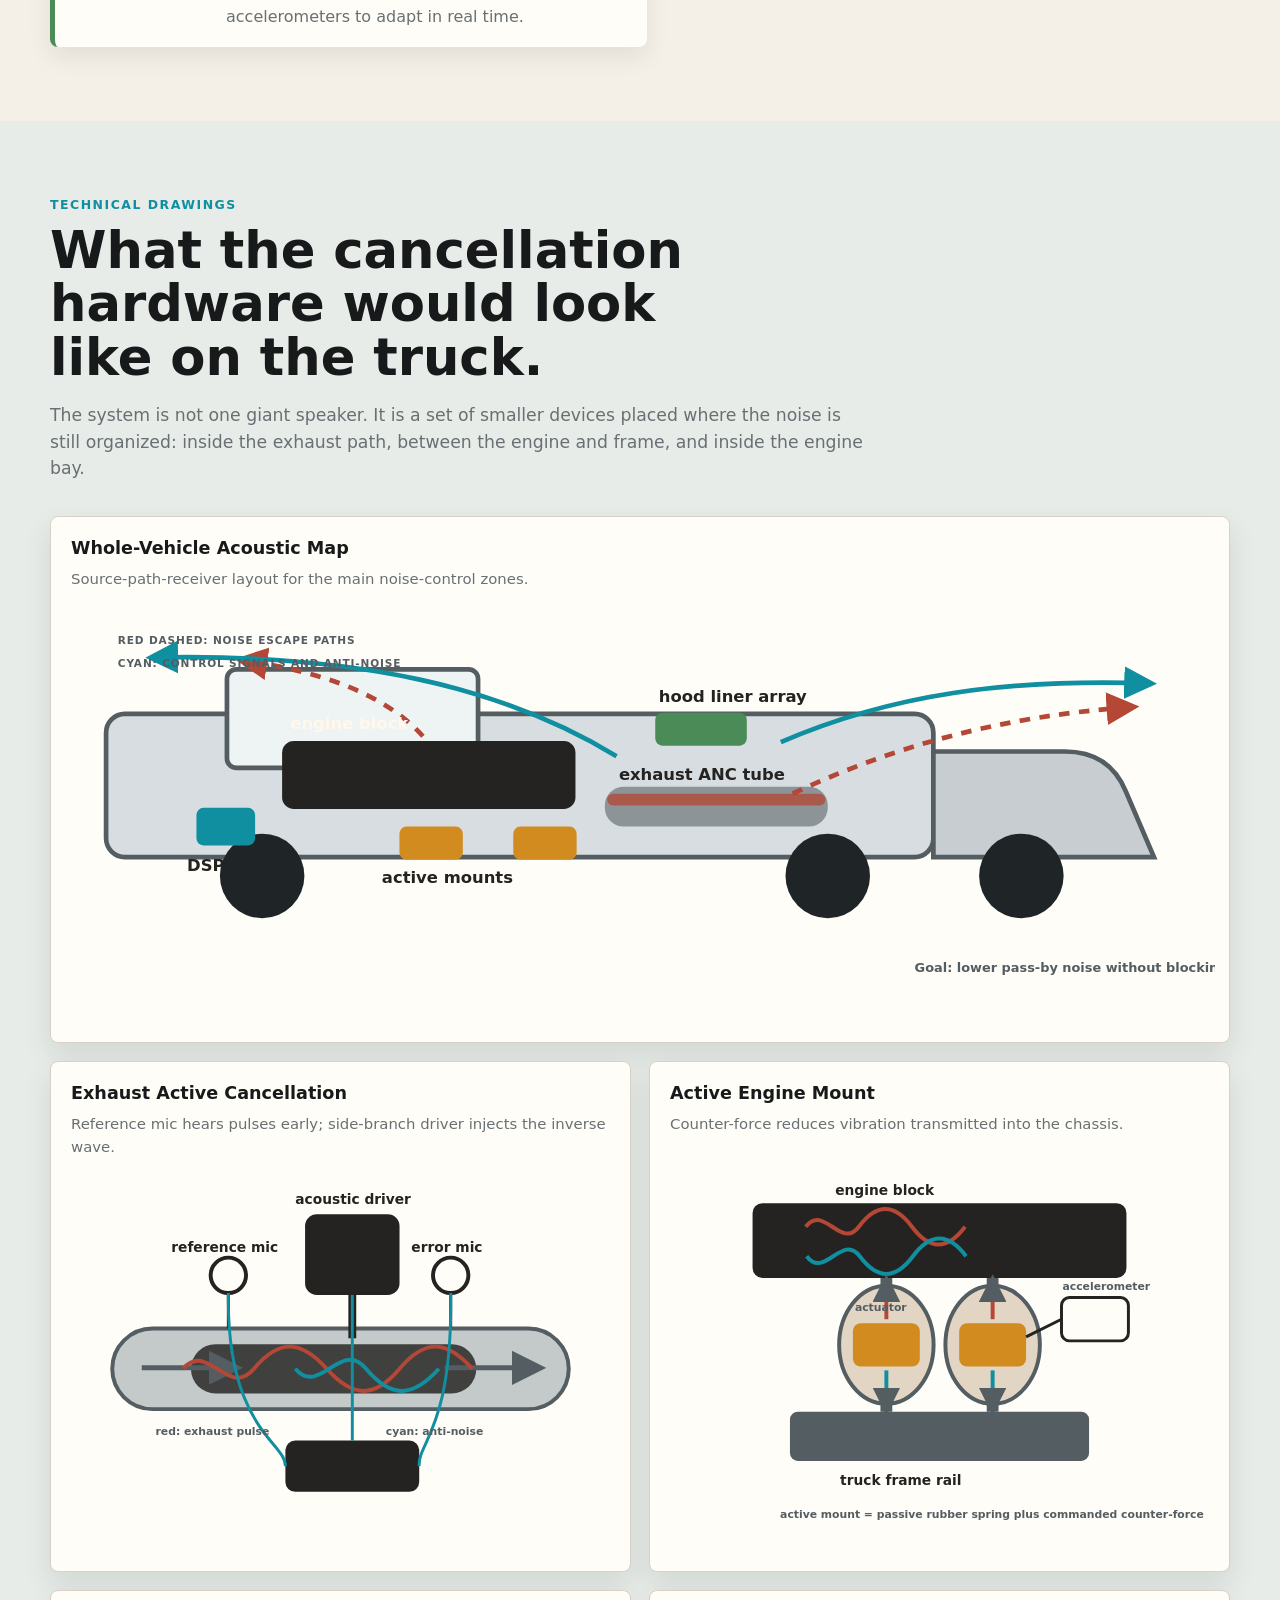
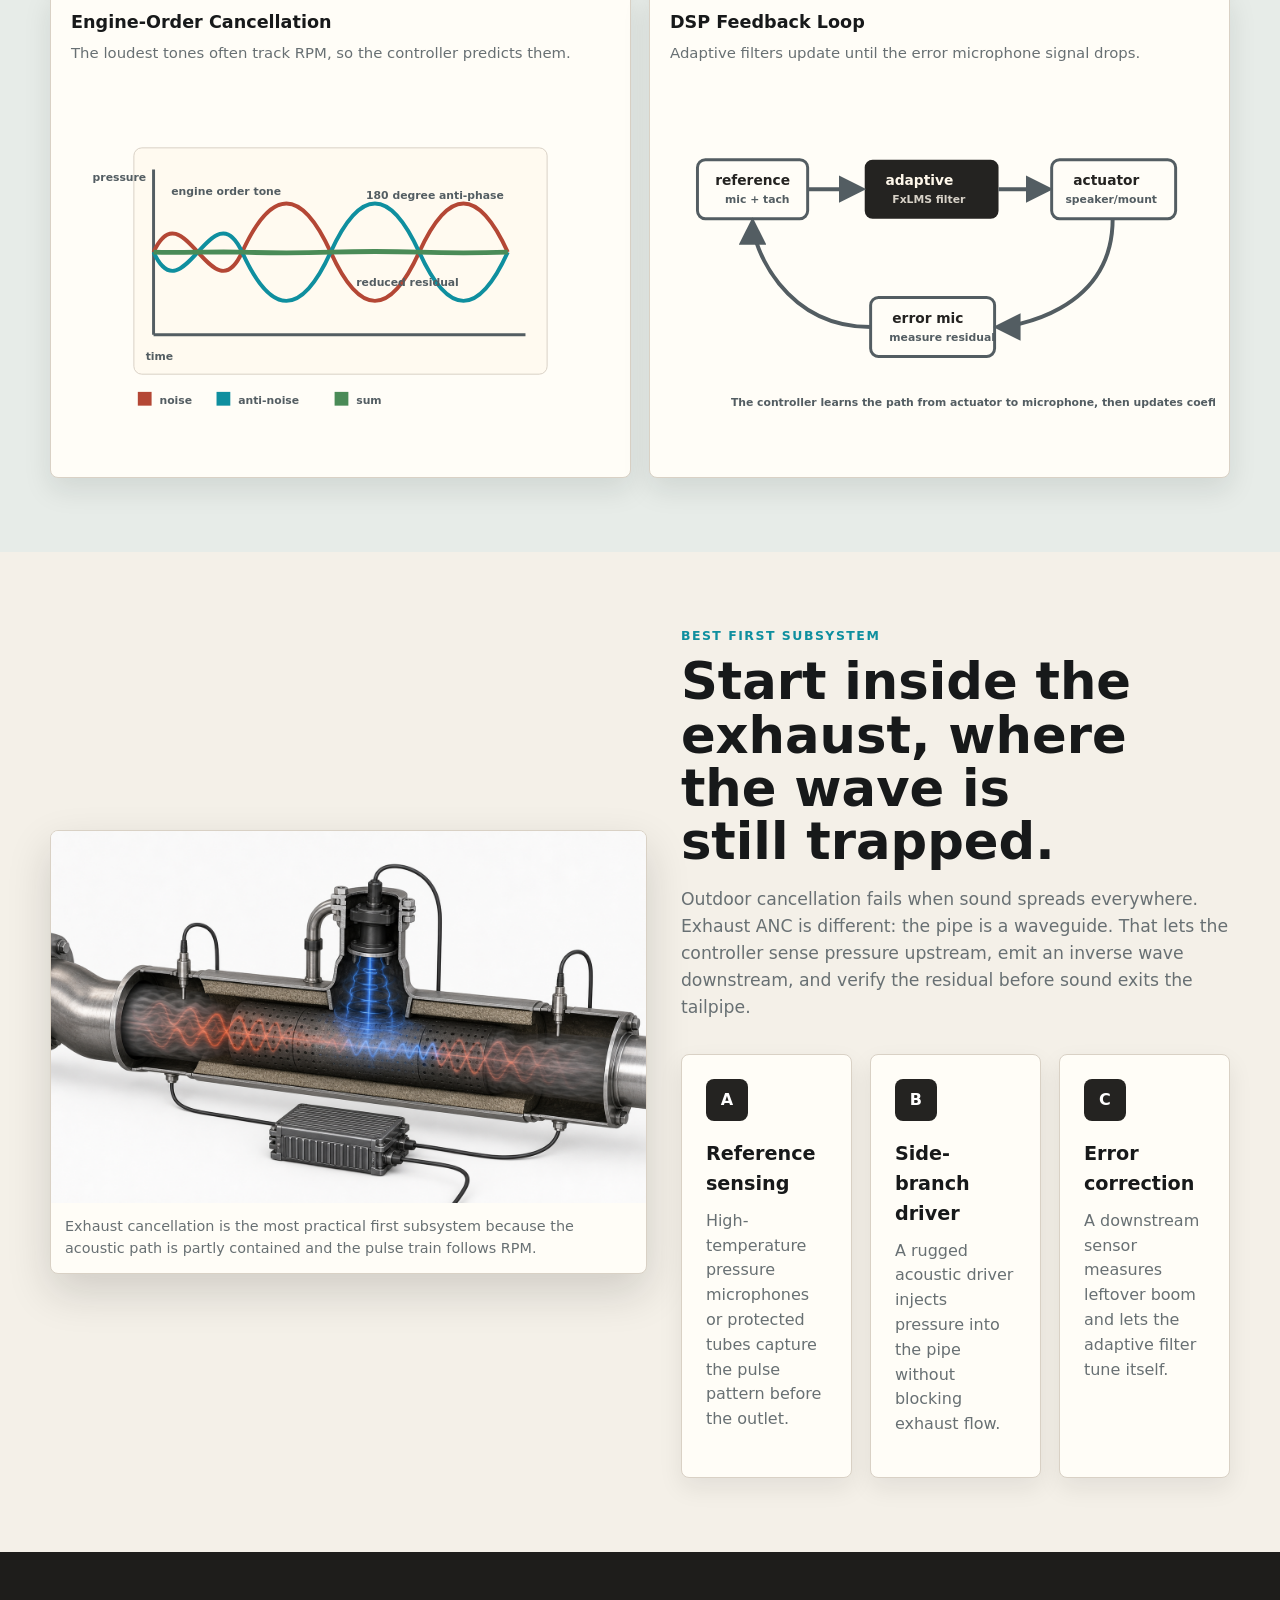
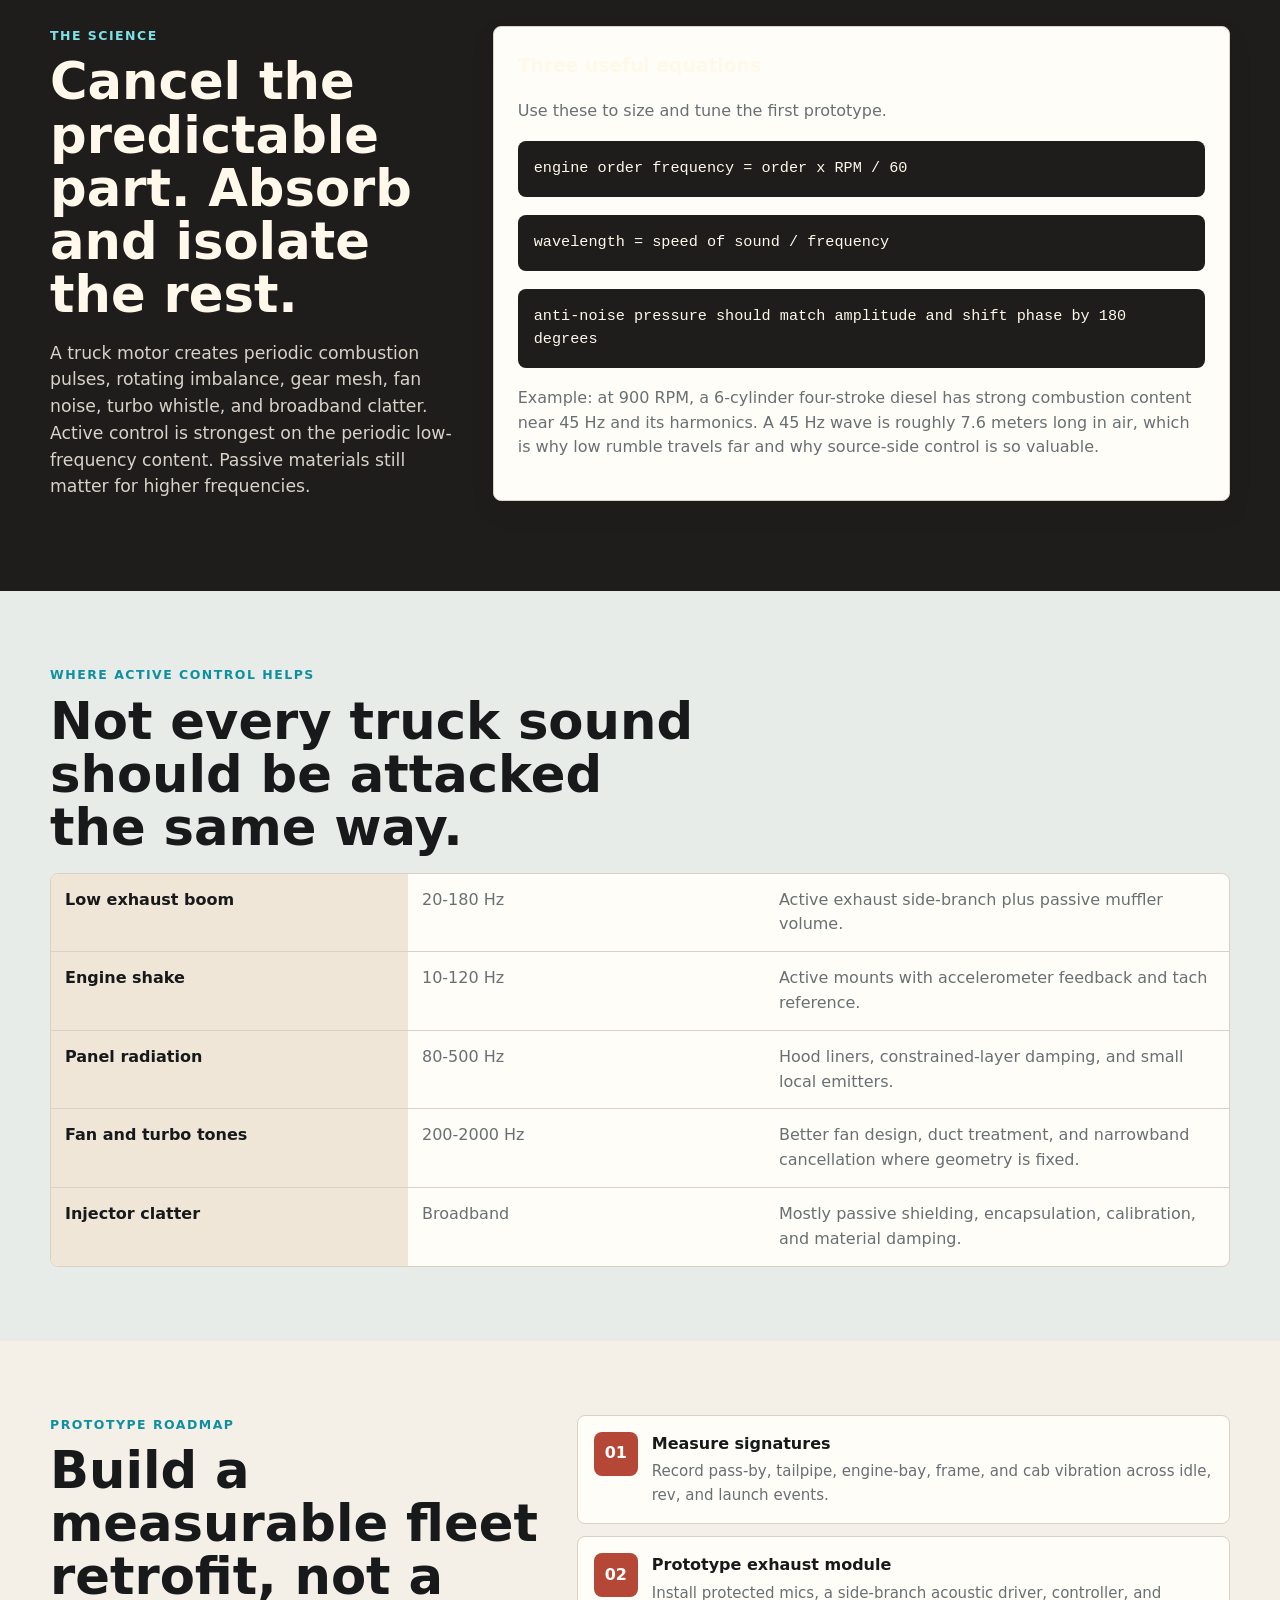
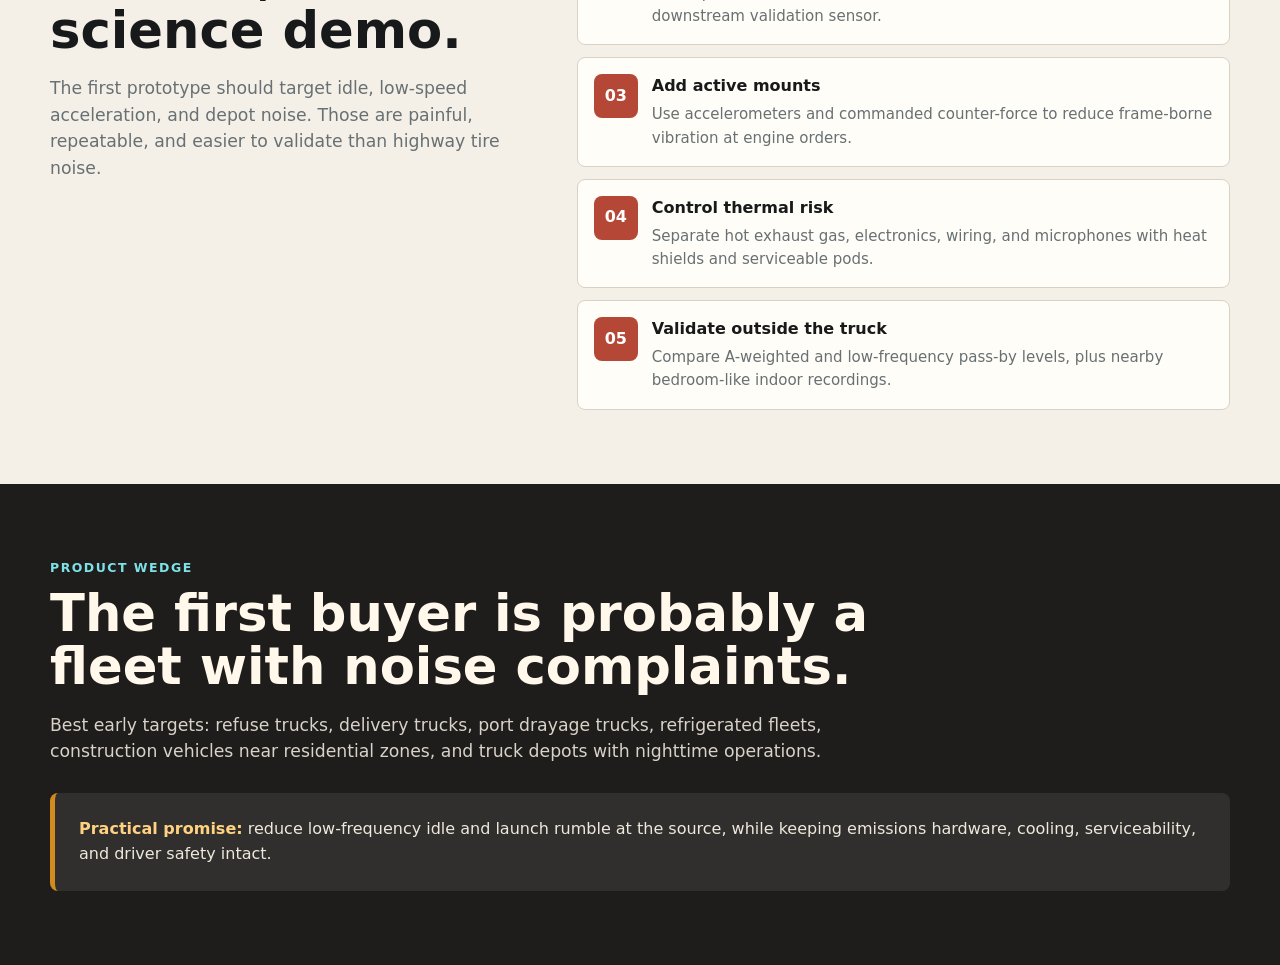
<file: truck-motor-noise-cancellation.html>
<!doctype html>
<html lang="en">
  <head>
    <meta charset="utf-8">
    <meta name="viewport" content="width=device-width, initial-scale=1">
    <title>Truck Motor Noise Cancellation Design Plans</title>
    <style>
      :root {
        color-scheme: light;
        --ink: #17191a;
        --graphite: #242321;
        --steel: #535d62;
        --muted: #687073;
        --paper: #f4f0e8;
        --panel: #fffdf7;
        --line: #d9d1c5;
        --cyan: #0f8f9f;
        --blue: #2366a0;
        --amber: #d28b1e;
        --red: #b44735;
        --green: #4a8b57;
        --shadow: 0 18px 44px rgba(23, 25, 26, 0.16);
      }

      * {
        box-sizing: border-box;
      }

      html {
        scroll-behavior: smooth;
      }

      body {
        margin: 0;
        background: var(--paper);
        color: var(--ink);
        font-family:
          Inter, ui-sans-serif, system-ui, -apple-system, BlinkMacSystemFont,
          "Segoe UI", sans-serif;
        line-height: 1.55;
      }

      img,
      svg {
        display: block;
        max-width: 100%;
      }

      .hero {
        min-height: 84vh;
        position: relative;
        display: grid;
        align-items: end;
        overflow: hidden;
        background:
          linear-gradient(
            90deg,
            rgba(15, 14, 13, 0.94) 0%,
            rgba(15, 14, 13, 0.78) 40%,
            rgba(15, 14, 13, 0.18) 100%
          ),
          url("truck-noise-assets/truck-engine-bay.png") center / cover no-repeat;
      }

      .hero-inner,
      .section-inner {
        width: min(1180px, calc(100% - 40px));
        margin: 0 auto;
      }

      .hero-inner {
        padding: 46px 0 58px;
      }

      .eyebrow {
        margin: 0 0 14px;
        color: #87edf3;
        font-size: 0.78rem;
        font-weight: 900;
        letter-spacing: 0.14em;
        text-transform: uppercase;
      }

      h1,
      h2,
      h3,
      p {
        margin-top: 0;
      }

      h1 {
        max-width: 760px;
        margin-bottom: 20px;
        color: #fff8eb;
        font-size: clamp(2.5rem, 7.4vw, 6.5rem);
        line-height: 0.94;
        letter-spacing: 0;
        text-wrap: balance;
      }

      .hero-copy {
        max-width: 680px;
        margin-bottom: 28px;
        color: #f0eee8;
        font-size: clamp(1.04rem, 2vw, 1.26rem);
      }

      .hero-stats {
        display: grid;
        grid-template-columns: repeat(4, minmax(0, 1fr));
        gap: 12px;
        max-width: 900px;
      }

      .stat {
        min-height: 112px;
        padding: 18px;
        border: 1px solid rgba(255, 255, 255, 0.2);
        border-radius: 8px;
        background: rgba(16, 18, 19, 0.68);
        color: #ffffff;
        backdrop-filter: blur(10px);
      }

      .stat strong {
        display: block;
        margin-bottom: 7px;
        color: #ffd181;
        font-size: 1.35rem;
        line-height: 1;
      }

      .stat span {
        color: #e6e3dc;
        font-size: 0.9rem;
      }

      section {
        padding: 74px 0;
      }

      .band {
        background: #e7ece8;
      }

      .dark {
        background: #1e1d1b;
        color: #fff8eb;
      }

      .section-kicker {
        margin-bottom: 10px;
        color: var(--cyan);
        font-size: 0.78rem;
        font-weight: 900;
        letter-spacing: 0.12em;
        text-transform: uppercase;
      }

      .dark .section-kicker {
        color: #7de2e8;
      }

      h2 {
        max-width: 820px;
        margin-bottom: 18px;
        font-size: clamp(2rem, 4vw, 3.45rem);
        line-height: 1.04;
        letter-spacing: 0;
        text-wrap: balance;
      }

      .lede {
        max-width: 820px;
        color: var(--muted);
        font-size: 1.08rem;
      }

      .dark .lede {
        color: #d8d2c8;
      }

      .split {
        display: grid;
        grid-template-columns: minmax(0, 1fr) minmax(340px, 0.92fr);
        gap: 34px;
        align-items: center;
      }

      .visual {
        overflow: hidden;
        margin: 0;
        border: 1px solid var(--line);
        border-radius: 8px;
        background: var(--panel);
        box-shadow: var(--shadow);
      }

      .visual img {
        width: 100%;
        aspect-ratio: 16 / 10;
        object-fit: cover;
      }

      .caption {
        padding: 12px 14px 14px;
        color: var(--muted);
        font-size: 0.9rem;
      }

      .module-list {
        display: grid;
        gap: 13px;
        margin-top: 28px;
      }

      .module {
        display: grid;
        grid-template-columns: 136px minmax(0, 1fr);
        gap: 18px;
        padding: 17px;
        border-left: 5px solid var(--red);
        border-radius: 8px;
        background: var(--panel);
        box-shadow: 0 10px 24px rgba(23, 25, 26, 0.08);
      }

      .module:nth-child(2) {
        border-color: var(--amber);
      }

      .module:nth-child(3) {
        border-color: var(--cyan);
      }

      .module:nth-child(4) {
        border-color: var(--green);
      }

      .module b {
        font-size: 0.95rem;
      }

      .module p {
        margin-bottom: 0;
        color: var(--muted);
      }

      .drawing-grid {
        display: grid;
        grid-template-columns: repeat(2, minmax(0, 1fr));
        gap: 18px;
        margin-top: 34px;
      }

      .drawing {
        overflow: hidden;
        border: 1px solid var(--line);
        border-radius: 8px;
        background: var(--panel);
        box-shadow: 0 12px 28px rgba(23, 25, 26, 0.1);
      }

      .drawing.full {
        grid-column: 1 / -1;
      }

      .drawing-head {
        padding: 18px 20px 0;
      }

      .drawing h3 {
        margin-bottom: 6px;
        font-size: 1.1rem;
      }

      .drawing p {
        margin-bottom: 0;
        color: var(--muted);
        font-size: 0.93rem;
      }

      .drawing svg {
        width: 100%;
        height: auto;
        padding: 14px;
      }

      .cards {
        display: grid;
        grid-template-columns: repeat(3, minmax(0, 1fr));
        gap: 18px;
        margin-top: 34px;
      }

      .card {
        min-height: 310px;
        padding: 24px;
        border: 1px solid var(--line);
        border-radius: 8px;
        background: var(--panel);
        box-shadow: 0 10px 24px rgba(23, 25, 26, 0.08);
      }

      .dark .card {
        border-color: rgba(255, 255, 255, 0.16);
        background: rgba(255, 255, 255, 0.07);
      }

      .card-icon {
        display: grid;
        width: 42px;
        height: 42px;
        margin-bottom: 18px;
        place-items: center;
        border-radius: 8px;
        background: var(--graphite);
        color: #ffffff;
        font-weight: 900;
      }

      .card h3 {
        margin-bottom: 10px;
        font-size: 1.2rem;
      }

      .card p {
        color: var(--muted);
      }

      .dark .card p {
        color: #d8d2c8;
      }

      .tag-list {
        display: flex;
        flex-wrap: wrap;
        gap: 8px;
        margin-top: 18px;
      }

      .tag {
        padding: 6px 9px;
        border-radius: 999px;
        background: #edf3f1;
        color: #2a555b;
        font-size: 0.78rem;
        font-weight: 800;
      }

      .dark .tag {
        background: rgba(125, 226, 232, 0.12);
        color: #bdf7fb;
      }

      .science-layout {
        display: grid;
        grid-template-columns: minmax(280px, 0.72fr) minmax(0, 1.28fr);
        gap: 28px;
        align-items: start;
      }

      .formula-panel {
        padding: 24px;
        border-radius: 8px;
        background: #fffdf7;
        border: 1px solid var(--line);
        box-shadow: 0 10px 24px rgba(23, 25, 26, 0.08);
      }

      .formula {
        margin: 18px 0;
        padding: 16px;
        border-radius: 8px;
        background: #1e1d1b;
        color: #fff8eb;
        font-family: ui-monospace, SFMono-Regular, Menlo, Consolas, monospace;
        font-size: 0.95rem;
        overflow-wrap: anywhere;
      }

      .formula-panel p {
        color: var(--muted);
      }

      .table {
        display: grid;
        border: 1px solid var(--line);
        border-radius: 8px;
        overflow: hidden;
        background: var(--panel);
      }

      .row {
        display: grid;
        grid-template-columns: 1fr 1fr 1.3fr;
        min-height: 64px;
        border-bottom: 1px solid var(--line);
      }

      .row:last-child {
        border-bottom: 0;
      }

      .row b,
      .row span {
        padding: 14px;
      }

      .row b {
        background: #f0e6d8;
      }

      .row span {
        color: var(--muted);
      }

      .roadmap {
        display: grid;
        grid-template-columns: minmax(0, 0.86fr) minmax(360px, 1.14fr);
        gap: 34px;
        align-items: start;
      }

      .steps {
        display: grid;
        gap: 12px;
      }

      .step {
        display: grid;
        grid-template-columns: 44px minmax(0, 1fr);
        gap: 14px;
        padding: 16px;
        border-radius: 8px;
        background: var(--panel);
        border: 1px solid var(--line);
      }

      .step span {
        display: grid;
        width: 44px;
        height: 44px;
        place-items: center;
        border-radius: 8px;
        background: var(--red);
        color: #ffffff;
        font-weight: 900;
      }

      .step h3 {
        margin-bottom: 4px;
        font-size: 1rem;
      }

      .step p {
        margin-bottom: 0;
        color: var(--muted);
        font-size: 0.94rem;
      }

      .callout {
        margin-top: 28px;
        padding: 24px;
        border-left: 5px solid var(--amber);
        border-radius: 8px;
        background: rgba(255, 255, 255, 0.08);
        color: #efe8dc;
      }

      .callout strong {
        color: #ffd181;
      }

      .svg-label {
        font: 700 14px Inter, system-ui, sans-serif;
        fill: #242321;
      }

      .svg-small {
        font: 600 11px Inter, system-ui, sans-serif;
        fill: #535d62;
      }

      .svg-tiny {
        font: 700 9px Inter, system-ui, sans-serif;
        fill: #535d62;
        letter-spacing: 0.08em;
      }

      .svg-invert {
        fill: #fff8eb;
      }

      .svg-muted-invert {
        fill: #d8d2c8;
      }

      .line-red {
        stroke: var(--red);
      }

      .line-cyan {
        stroke: var(--cyan);
      }

      .line-amber {
        stroke: var(--amber);
      }

      .line-green {
        stroke: var(--green);
      }

      @media (max-width: 980px) {
        .hero-stats,
        .cards,
        .drawing-grid,
        .split,
        .science-layout,
        .roadmap {
          grid-template-columns: 1fr;
        }

        .drawing.full {
          grid-column: auto;
        }
      }

      @media (max-width: 620px) {
        .hero {
          min-height: 88vh;
          background-position: 58% center;
        }

        .hero-inner,
        .section-inner {
          width: min(100% - 28px, 1180px);
        }

        .hero-inner {
          padding-bottom: 36px;
        }

        h1 {
          font-size: 2.16rem;
          line-height: 1.02;
        }

        h2 {
          font-size: 1.86rem;
        }

        .hero-copy,
        .lede {
          font-size: 1rem;
        }

        section {
          padding: 54px 0;
        }

        .module,
        .step,
        .row {
          grid-template-columns: 1fr;
        }

        .module {
          gap: 8px;
        }

        .stat,
        .card {
          min-height: auto;
        }

        .drawing svg {
          padding: 8px;
        }
      }
    </style>
  </head>
  <body>
    <header class="hero">
      <div class="hero-inner">
        <p class="eyebrow">Active acoustic retrofit</p>
        <h1>Canceling Truck Motor Noise</h1>
        <p class="hero-copy">
          A layered design for heavy trucks: reduce exhaust boom, counter engine
          vibration before it reaches the frame, and use predictive DSP to target
          the tonal engine orders that make diesel trucks feel loud from blocks away.
        </p>
        <div class="hero-stats" aria-label="System targets">
          <div class="stat">
            <strong>20-250 Hz</strong>
            <span>Primary engine and exhaust cancellation band</span>
          </div>
          <div class="stat">
            <strong>Orders</strong>
            <span>Target crankshaft-synchronous tones first</span>
          </div>
          <div class="stat">
            <strong>3 paths</strong>
            <span>Exhaust, mounts, and engine-bay radiation</span>
          </div>
          <div class="stat">
            <strong>Fleet kit</strong>
            <span>Retrofit path for delivery, refuse, and drayage trucks</span>
          </div>
        </div>
      </div>
    </header>

    <main>
      <section>
        <div class="section-inner split">
          <div>
            <p class="section-kicker">System strategy</p>
            <h2>The truck should fight noise before it leaves the machine.</h2>
            <p class="lede">
              Earbuds cancel sound near the ear. A truck needs cancellation near
              the source, where the waveform is still predictable. The strongest
              retrofit combines active exhaust control, active vibration mounts,
              engine-bay acoustic treatment, and a controller that follows engine RPM.
            </p>
            <div class="module-list">
              <div class="module">
                <b>Exhaust ANC</b>
                <p>Inject anti-noise into the pipe to reduce combustion pulses before they radiate from the tailpipe.</p>
              </div>
              <div class="module">
                <b>Active mounts</b>
                <p>Counter engine shake so less structure-borne vibration reaches the frame, cab, and body panels.</p>
              </div>
              <div class="module">
                <b>Hood liner array</b>
                <p>Use passive absorbers and small emitters to soften engine-bay radiation during idle and low speed.</p>
              </div>
              <div class="module">
                <b>Predictive DSP</b>
                <p>Track tachometer pulses, microphone signals, and accelerometers to adapt in real time.</p>
              </div>
            </div>
          </div>
          <figure class="visual">
            <img src="truck-noise-assets/retrofit-kit.png" alt="Exploded view of a truck motor noise cancellation retrofit kit">
            <figcaption class="caption">
              Proposed retrofit kit: controller, microphones, accelerometers,
              active mounts, exhaust module, wiring, heat shields, and hood liner panels.
            </figcaption>
          </figure>
        </div>
      </section>

      <section class="band">
        <div class="section-inner">
          <p class="section-kicker">Technical drawings</p>
          <h2>What the cancellation hardware would look like on the truck.</h2>
          <p class="lede">
            The system is not one giant speaker. It is a set of smaller devices
            placed where the noise is still organized: inside the exhaust path,
            between the engine and frame, and inside the engine bay.
          </p>

          <div class="drawing-grid">
            <article class="drawing full">
              <div class="drawing-head">
                <h3>Whole-Vehicle Acoustic Map</h3>
                <p>Source-path-receiver layout for the main noise-control zones.</p>
              </div>
              <svg viewBox="0 0 980 360" role="img" aria-label="Truck acoustic source path receiver drawing">
                <defs>
                  <marker id="arrow-red" viewBox="0 0 10 10" refX="8" refY="5" markerWidth="7" markerHeight="7" orient="auto-start-reverse">
                    <path d="M 0 0 L 10 5 L 0 10 z" fill="#b44735"></path>
                  </marker>
                  <marker id="arrow-cyan" viewBox="0 0 10 10" refX="8" refY="5" markerWidth="7" markerHeight="7" orient="auto-start-reverse">
                    <path d="M 0 0 L 10 5 L 0 10 z" fill="#0f8f9f"></path>
                  </marker>
                </defs>
                <rect x="35" y="92" width="705" height="122" rx="16" fill="#d7dde0" stroke="#535d62" stroke-width="4"></rect>
                <rect x="138" y="54" width="214" height="84" rx="8" fill="#eef3f4" stroke="#535d62" stroke-width="4"></rect>
                <path d="M740 124 h112 q38 0 52 34 l24 56 h-188z" fill="#c7cdd0" stroke="#535d62" stroke-width="4"></path>
                <circle cx="168" cy="230" r="36" fill="#1f2427"></circle>
                <circle cx="650" cy="230" r="36" fill="#1f2427"></circle>
                <circle cx="815" cy="230" r="36" fill="#1f2427"></circle>
                <rect x="185" y="115" width="250" height="58" rx="10" fill="#242321"></rect>
                <rect x="460" y="154" width="190" height="34" rx="16" fill="#8d9498"></rect>
                <rect x="462" y="160" width="186" height="10" rx="5" fill="#b44735" opacity="0.75"></rect>
                <rect x="112" y="172" width="50" height="32" rx="6" fill="#0f8f9f"></rect>
                <rect x="285" y="188" width="54" height="28" rx="6" fill="#d28b1e"></rect>
                <rect x="382" y="188" width="54" height="28" rx="6" fill="#d28b1e"></rect>
                <rect x="503" y="91" width="78" height="28" rx="6" fill="#4a8b57"></rect>
                <path d="M305 111 C270 72 212 55 150 46" fill="none" stroke="#b44735" stroke-width="4" stroke-dasharray="9 8" marker-end="url(#arrow-red)"></path>
                <path d="M620 160 C705 120 796 94 910 86" fill="none" stroke="#b44735" stroke-width="4" stroke-dasharray="9 8" marker-end="url(#arrow-red)"></path>
                <path d="M470 128 C375 70 250 40 74 44" fill="none" stroke="#0f8f9f" stroke-width="4" marker-end="url(#arrow-cyan)"></path>
                <path d="M610 116 C705 75 802 62 925 66" fill="none" stroke="#0f8f9f" stroke-width="4" marker-end="url(#arrow-cyan)"></path>
                <text x="192" y="105" class="svg-label svg-invert">engine block</text>
                <text x="472" y="148" class="svg-label">exhaust ANC tube</text>
                <text x="104" y="226" class="svg-label">DSP</text>
                <text x="270" y="236" class="svg-label">active mounts</text>
                <text x="506" y="82" class="svg-label">hood liner array</text>
                <text x="45" y="32" class="svg-tiny">RED DASHED: NOISE ESCAPE PATHS</text>
                <text x="45" y="52" class="svg-tiny">CYAN: CONTROL SIGNALS AND ANTI-NOISE</text>
                <text x="724" y="312" class="svg-small">Goal: lower pass-by noise without blocking cooling or emissions hardware.</text>
              </svg>
            </article>

            <article class="drawing">
              <div class="drawing-head">
                <h3>Exhaust Active Cancellation</h3>
                <p>Reference mic hears pulses early; side-branch driver injects the inverse wave.</p>
              </div>
              <svg viewBox="0 0 560 390" role="img" aria-label="Exhaust active noise cancellation diagram">
                <defs>
                  <marker id="arrow-exhaust" viewBox="0 0 10 10" refX="8" refY="5" markerWidth="7" markerHeight="7" orient="auto">
                    <path d="M 0 0 L 10 5 L 0 10 z" fill="#535d62"></path>
                  </marker>
                </defs>
                <rect x="48" y="158" width="464" height="82" rx="41" fill="#c4c9ca" stroke="#535d62" stroke-width="4"></rect>
                <rect x="128" y="174" width="290" height="50" rx="25" fill="#242321" opacity="0.82"></rect>
                <path d="M78 198 h96" stroke="#535d62" stroke-width="5" marker-end="url(#arrow-exhaust)"></path>
                <path d="M386 198 h96" stroke="#535d62" stroke-width="5" marker-end="url(#arrow-exhaust)"></path>
                <path d="M120 199 C145 170 166 230 192 199 S240 170 266 199 S314 230 340 199 S388 170 414 199" fill="none" stroke="#b44735" stroke-width="4"></path>
                <path d="M234 199 C259 228 280 168 306 199 S354 228 380 199" fill="none" stroke="#0f8f9f" stroke-width="4"></path>
                <line x1="166" y1="114" x2="166" y2="158" stroke="#242321" stroke-width="3"></line>
                <circle cx="166" cy="104" r="18" fill="#fffdf7" stroke="#242321" stroke-width="4"></circle>
                <line x1="392" y1="114" x2="392" y2="158" stroke="#242321" stroke-width="3"></line>
                <circle cx="392" cy="104" r="18" fill="#fffdf7" stroke="#242321" stroke-width="4"></circle>
                <rect x="244" y="42" width="96" height="82" rx="12" fill="#242321"></rect>
                <path d="M292 124 v44" stroke="#242321" stroke-width="8"></path>
                <rect x="224" y="272" width="136" height="52" rx="10" fill="#242321"></rect>
                <path d="M166 122 C164 260 225 274 224 298" fill="none" stroke="#0f8f9f" stroke-width="3"></path>
                <path d="M392 122 C394 260 358 274 360 298" fill="none" stroke="#0f8f9f" stroke-width="3"></path>
                <path d="M292 272 v-148" fill="none" stroke="#0f8f9f" stroke-width="3"></path>
                <text x="108" y="80" class="svg-label">reference mic</text>
                <text x="352" y="80" class="svg-label">error mic</text>
                <text x="234" y="32" class="svg-label">acoustic driver</text>
                <text x="258" y="305" class="svg-label" fill="#fff">DSP</text>
                <text x="92" y="266" class="svg-small">red: exhaust pulse</text>
                <text x="326" y="266" class="svg-small">cyan: anti-noise</text>
              </svg>
            </article>

            <article class="drawing">
              <div class="drawing-head">
                <h3>Active Engine Mount</h3>
                <p>Counter-force reduces vibration transmitted into the chassis.</p>
              </div>
              <svg viewBox="0 0 560 390" role="img" aria-label="Active engine mount vibration cancellation diagram">
                <defs>
                  <marker id="arrow-mount" viewBox="0 0 10 10" refX="8" refY="5" markerWidth="7" markerHeight="7" orient="auto">
                    <path d="M 0 0 L 10 5 L 0 10 z" fill="#535d62"></path>
                  </marker>
                </defs>
                <rect x="90" y="54" width="380" height="76" rx="10" fill="#242321"></rect>
                <rect x="128" y="266" width="304" height="50" rx="8" fill="#535d62"></rect>
                <path d="M226 130 v136 M334 130 v136" stroke="#535d62" stroke-width="12"></path>
                <ellipse cx="226" cy="198" rx="48" ry="60" fill="#e2d5c4" stroke="#535d62" stroke-width="4"></ellipse>
                <ellipse cx="334" cy="198" rx="48" ry="60" fill="#e2d5c4" stroke="#535d62" stroke-width="4"></ellipse>
                <rect x="192" y="176" width="68" height="44" rx="8" fill="#d28b1e"></rect>
                <rect x="300" y="176" width="68" height="44" rx="8" fill="#d28b1e"></rect>
                <path d="M144 78 c18 -24 36 24 54 0 s36 -24 54 0 s36 24 54 0" fill="none" stroke="#b44735" stroke-width="4"></path>
                <path d="M145 108 c18 24 36 -24 54 0 s36 24 54 0 s36 -24 54 0" fill="none" stroke="#0f8f9f" stroke-width="4"></path>
                <path d="M226 172 v-40" stroke="#b44735" stroke-width="4" marker-end="url(#arrow-mount)"></path>
                <path d="M226 224 v40" stroke="#0f8f9f" stroke-width="4" marker-end="url(#arrow-mount)"></path>
                <path d="M334 172 v-40" stroke="#b44735" stroke-width="4" marker-end="url(#arrow-mount)"></path>
                <path d="M334 224 v40" stroke="#0f8f9f" stroke-width="4" marker-end="url(#arrow-mount)"></path>
                <rect x="404" y="150" width="68" height="44" rx="8" fill="#fffdf7" stroke="#242321" stroke-width="3"></rect>
                <line x1="404" y1="172" x2="368" y2="190" stroke="#242321" stroke-width="3"></line>
                <text x="174" y="46" class="svg-label">engine block</text>
                <text x="179" y="340" class="svg-label">truck frame rail</text>
                <text x="194" y="164" class="svg-small">actuator</text>
                <text x="405" y="142" class="svg-small">accelerometer</text>
                <text x="118" y="374" class="svg-small">active mount = passive rubber spring plus commanded counter-force</text>
              </svg>
            </article>

            <article class="drawing">
              <div class="drawing-head">
                <h3>Engine-Order Cancellation</h3>
                <p>The loudest tones often track RPM, so the controller predicts them.</p>
              </div>
              <svg viewBox="0 0 560 390" role="img" aria-label="Engine order cancellation phase diagram">
                <rect x="70" y="70" width="420" height="230" rx="8" fill="#fffaf0" stroke="#d9d1c5"></rect>
                <path d="M90 260 H468 M90 92 V260" stroke="#535d62" stroke-width="3"></path>
                <path d="M90 176 C120 110 150 242 180 176 S240 110 270 176 S330 242 360 176 S420 110 450 176" fill="none" stroke="#b44735" stroke-width="4"></path>
                <path d="M90 176 C120 242 150 110 180 176 S240 242 270 176 S330 110 360 176 S420 242 450 176" fill="none" stroke="#0f8f9f" stroke-width="4"></path>
                <path d="M90 176 C120 177 150 175 180 176 S240 177 270 176 S330 175 360 176 S420 177 450 176" fill="none" stroke="#4a8b57" stroke-width="5"></path>
                <text x="108" y="118" class="svg-small">engine order tone</text>
                <text x="306" y="122" class="svg-small">180 degree anti-phase</text>
                <text x="296" y="210" class="svg-small">reduced residual</text>
                <text x="82" y="286" class="svg-small">time</text>
                <text x="28" y="104" class="svg-small">pressure</text>
                <rect x="74" y="318" width="14" height="14" fill="#b44735"></rect>
                <text x="96" y="330" class="svg-small">noise</text>
                <rect x="154" y="318" width="14" height="14" fill="#0f8f9f"></rect>
                <text x="176" y="330" class="svg-small">anti-noise</text>
                <rect x="274" y="318" width="14" height="14" fill="#4a8b57"></rect>
                <text x="296" y="330" class="svg-small">sum</text>
              </svg>
            </article>

            <article class="drawing">
              <div class="drawing-head">
                <h3>DSP Feedback Loop</h3>
                <p>Adaptive filters update until the error microphone signal drops.</p>
              </div>
              <svg viewBox="0 0 560 390" role="img" aria-label="Adaptive DSP feedback loop block diagram">
                <defs>
                  <marker id="arrow-block" viewBox="0 0 10 10" refX="8" refY="5" markerWidth="7" markerHeight="7" orient="auto">
                    <path d="M 0 0 L 10 5 L 0 10 z" fill="#535d62"></path>
                  </marker>
                </defs>
                <rect x="34" y="82" width="112" height="60" rx="8" fill="#fffdf7" stroke="#535d62" stroke-width="3"></rect>
                <rect x="204" y="82" width="136" height="60" rx="8" fill="#242321"></rect>
                <rect x="394" y="82" width="126" height="60" rx="8" fill="#fffdf7" stroke="#535d62" stroke-width="3"></rect>
                <rect x="210" y="222" width="126" height="60" rx="8" fill="#fffdf7" stroke="#535d62" stroke-width="3"></rect>
                <path d="M146 112 H200" stroke="#535d62" stroke-width="4" marker-end="url(#arrow-block)"></path>
                <path d="M340 112 H390" stroke="#535d62" stroke-width="4" marker-end="url(#arrow-block)"></path>
                <path d="M456 142 C456 238 352 252 340 252" fill="none" stroke="#535d62" stroke-width="4" marker-end="url(#arrow-block)"></path>
                <path d="M210 252 C122 252 90 170 90 146" fill="none" stroke="#535d62" stroke-width="4" marker-end="url(#arrow-block)"></path>
                <text x="52" y="108" class="svg-label">reference</text>
                <text x="62" y="126" class="svg-small">mic + tach</text>
                <text x="225" y="108" class="svg-label svg-invert">adaptive</text>
                <text x="232" y="126" class="svg-small svg-muted-invert">FxLMS filter</text>
                <text x="416" y="108" class="svg-label">actuator</text>
                <text x="408" y="126" class="svg-small">speaker/mount</text>
                <text x="232" y="248" class="svg-label">error mic</text>
                <text x="229" y="266" class="svg-small">measure residual</text>
                <text x="68" y="332" class="svg-small">The controller learns the path from actuator to microphone, then updates coefficients every cycle.</text>
              </svg>
            </article>
          </div>
        </div>
      </section>

      <section>
        <div class="section-inner split">
          <figure class="visual">
            <img src="truck-noise-assets/exhaust-cutaway.png" alt="Cutaway of a heavy truck exhaust pipe with active noise cancellation module">
            <figcaption class="caption">
              Exhaust cancellation is the most practical first subsystem because
              the acoustic path is partly contained and the pulse train follows RPM.
            </figcaption>
          </figure>
          <div>
            <p class="section-kicker">Best first subsystem</p>
            <h2>Start inside the exhaust, where the wave is still trapped.</h2>
            <p class="lede">
              Outdoor cancellation fails when sound spreads everywhere. Exhaust
              ANC is different: the pipe is a waveguide. That lets the controller
              sense pressure upstream, emit an inverse wave downstream, and verify
              the residual before sound exits the tailpipe.
            </p>
            <div class="cards">
              <article class="card">
                <span class="card-icon">A</span>
                <h3>Reference sensing</h3>
                <p>High-temperature pressure microphones or protected tubes capture the pulse pattern before the outlet.</p>
              </article>
              <article class="card">
                <span class="card-icon">B</span>
                <h3>Side-branch driver</h3>
                <p>A rugged acoustic driver injects pressure into the pipe without blocking exhaust flow.</p>
              </article>
              <article class="card">
                <span class="card-icon">C</span>
                <h3>Error correction</h3>
                <p>A downstream sensor measures leftover boom and lets the adaptive filter tune itself.</p>
              </article>
            </div>
          </div>
        </div>
      </section>

      <section class="dark">
        <div class="section-inner science-layout">
          <div>
            <p class="section-kicker">The science</p>
            <h2>Cancel the predictable part. Absorb and isolate the rest.</h2>
            <p class="lede">
              A truck motor creates periodic combustion pulses, rotating
              imbalance, gear mesh, fan noise, turbo whistle, and broadband
              clatter. Active control is strongest on the periodic low-frequency
              content. Passive materials still matter for higher frequencies.
            </p>
          </div>
          <div class="formula-panel">
            <h3>Three useful equations</h3>
            <p>Use these to size and tune the first prototype.</p>
            <div class="formula">engine order frequency = order x RPM / 60</div>
            <div class="formula">wavelength = speed of sound / frequency</div>
            <div class="formula">anti-noise pressure should match amplitude and shift phase by 180 degrees</div>
            <p>
              Example: at 900 RPM, a 6-cylinder four-stroke diesel has strong
              combustion content near 45 Hz and its harmonics. A 45 Hz wave is
              roughly 7.6 meters long in air, which is why low rumble travels
              far and why source-side control is so valuable.
            </p>
          </div>
        </div>
      </section>

      <section class="band">
        <div class="section-inner">
          <p class="section-kicker">Where active control helps</p>
          <h2>Not every truck sound should be attacked the same way.</h2>
          <div class="table" role="table" aria-label="Noise source control methods">
            <div class="row" role="row">
              <b role="cell">Low exhaust boom</b>
              <span role="cell">20-180 Hz</span>
              <span role="cell">Active exhaust side-branch plus passive muffler volume.</span>
            </div>
            <div class="row" role="row">
              <b role="cell">Engine shake</b>
              <span role="cell">10-120 Hz</span>
              <span role="cell">Active mounts with accelerometer feedback and tach reference.</span>
            </div>
            <div class="row" role="row">
              <b role="cell">Panel radiation</b>
              <span role="cell">80-500 Hz</span>
              <span role="cell">Hood liners, constrained-layer damping, and small local emitters.</span>
            </div>
            <div class="row" role="row">
              <b role="cell">Fan and turbo tones</b>
              <span role="cell">200-2000 Hz</span>
              <span role="cell">Better fan design, duct treatment, and narrowband cancellation where geometry is fixed.</span>
            </div>
            <div class="row" role="row">
              <b role="cell">Injector clatter</b>
              <span role="cell">Broadband</span>
              <span role="cell">Mostly passive shielding, encapsulation, calibration, and material damping.</span>
            </div>
          </div>
        </div>
      </section>

      <section>
        <div class="section-inner roadmap">
          <div>
            <p class="section-kicker">Prototype roadmap</p>
            <h2>Build a measurable fleet retrofit, not a science demo.</h2>
            <p class="lede">
              The first prototype should target idle, low-speed acceleration, and
              depot noise. Those are painful, repeatable, and easier to validate
              than highway tire noise.
            </p>
          </div>
          <div class="steps">
            <article class="step">
              <span>01</span>
              <div>
                <h3>Measure signatures</h3>
                <p>Record pass-by, tailpipe, engine-bay, frame, and cab vibration across idle, rev, and launch events.</p>
              </div>
            </article>
            <article class="step">
              <span>02</span>
              <div>
                <h3>Prototype exhaust module</h3>
                <p>Install protected mics, a side-branch acoustic driver, controller, and downstream validation sensor.</p>
              </div>
            </article>
            <article class="step">
              <span>03</span>
              <div>
                <h3>Add active mounts</h3>
                <p>Use accelerometers and commanded counter-force to reduce frame-borne vibration at engine orders.</p>
              </div>
            </article>
            <article class="step">
              <span>04</span>
              <div>
                <h3>Control thermal risk</h3>
                <p>Separate hot exhaust gas, electronics, wiring, and microphones with heat shields and serviceable pods.</p>
              </div>
            </article>
            <article class="step">
              <span>05</span>
              <div>
                <h3>Validate outside the truck</h3>
                <p>Compare A-weighted and low-frequency pass-by levels, plus nearby bedroom-like indoor recordings.</p>
              </div>
            </article>
          </div>
        </div>
      </section>

      <section class="dark">
        <div class="section-inner">
          <p class="section-kicker">Product wedge</p>
          <h2>The first buyer is probably a fleet with noise complaints.</h2>
          <p class="lede">
            Best early targets: refuse trucks, delivery trucks, port drayage
            trucks, refrigerated fleets, construction vehicles near residential
            zones, and truck depots with nighttime operations.
          </p>
          <div class="callout">
            <strong>Practical promise:</strong> reduce low-frequency idle and
            launch rumble at the source, while keeping emissions hardware,
            cooling, serviceability, and driver safety intact.
          </div>
        </div>
      </section>
    </main>
  </body>
</html>
</file>
<file: styles.css>
:root {
  color-scheme: light;
  --ink: #173233;
  --muted: #62706a;
  --paper: #fff8e8;
  --white: #ffffff;
  --teal: #157a6e;
  --teal-dark: #0c514b;
  --coral: #eb6b4b;
  --gold: #f2b84b;
  --sky: #b8dddf;
  --line: rgba(23, 50, 51, 0.16);
  --shadow: rgba(26, 52, 50, 0.18);
}

* {
  box-sizing: border-box;
}

html,
body {
  min-height: 100%;
}

body {
  margin: 0;
  color: var(--ink);
  font-family: ui-rounded, "Arial Rounded MT Bold", "Trebuchet MS", system-ui, sans-serif;
  background:
    linear-gradient(180deg, rgba(184, 221, 223, 0.92) 0 48%, transparent 48%),
    linear-gradient(135deg, #fff2c9 0%, #d9f0e6 52%, #f7dfcb 100%);
}

.home-shell {
  width: min(980px, 100%);
  min-height: 100svh;
  margin: 0 auto;
  padding: clamp(18px, 4vw, 42px);
  display: grid;
  align-content: center;
  gap: clamp(18px, 4vw, 34px);
}

.eyebrow {
  margin: 0;
  color: var(--muted);
  font-size: 0.9rem;
  font-weight: 900;
  letter-spacing: 0;
  text-transform: uppercase;
}

h1 {
  margin: 0;
  font-size: clamp(3rem, 10vw, 6.6rem);
  line-height: 0.94;
}

.game-grid {
  display: grid;
  grid-template-columns: repeat(2, minmax(0, 1fr));
  gap: clamp(14px, 3vw, 22px);
}

.game-link {
  min-height: 250px;
  display: grid;
  align-content: end;
  gap: 8px;
  position: relative;
  overflow: hidden;
  padding: clamp(18px, 3vw, 26px);
  color: var(--ink);
  text-decoration: none;
  background: var(--paper);
  border: 3px solid var(--line);
  border-radius: 8px;
  box-shadow: 0 10px 0 var(--shadow);
  transition: transform 160ms ease, box-shadow 160ms ease;
}

.game-link:hover,
.game-link:focus-visible {
  transform: translateY(-4px);
  box-shadow: 0 14px 0 var(--shadow);
}

.game-link:focus-visible {
  outline: 4px solid #1f76d2;
  outline-offset: 4px;
}

.game-title {
  position: relative;
  font-size: clamp(1.7rem, 4vw, 2.8rem);
  font-weight: 1000;
  line-height: 1;
}

.game-copy {
  position: relative;
  color: var(--muted);
  font-size: clamp(1rem, 2vw, 1.2rem);
  font-weight: 900;
}

.game-art {
  position: absolute;
  inset: 20px 20px auto auto;
  width: 124px;
  height: 96px;
}

.subtraction .game-art {
  background:
    linear-gradient(var(--ink), var(--ink)) 18px 62px / 86px 5px no-repeat,
    linear-gradient(var(--coral), var(--coral)) 12px 34px / 20px 8px no-repeat,
    linear-gradient(var(--teal), var(--teal)) 48px 18px / 46px 52px no-repeat,
    linear-gradient(var(--gold), var(--gold)) 74px 44px / 30px 30px no-repeat;
  border-radius: 8px;
}

.fingers .game-art {
  background:
    radial-gradient(circle at 62px 62px, #f3b783 0 34px, transparent 35px),
    linear-gradient(#f3b783, #f3b783) 18px 18px / 15px 62px no-repeat,
    linear-gradient(#f3b783, #f3b783) 42px 0 / 15px 80px no-repeat,
    linear-gradient(#f3b783, #f3b783) 66px 6px / 15px 74px no-repeat,
    linear-gradient(#f3b783, #f3b783) 90px 24px / 15px 56px no-repeat;
  border: 4px solid var(--ink);
  border-radius: 999px 999px 44px 44px;
}

@media (max-width: 720px) {
  .home-shell {
    align-content: start;
  }

  .game-grid {
    grid-template-columns: 1fr;
  }
}
</file>
<file: fingers/styles.css>
:root {
  color-scheme: light;
  --bg: #f7ead6;
  --ink: #173233;
  --muted: #5c6a64;
  --panel: #fff9ec;
  --panel-strong: #ffffff;
  --teal: #2f766f;
  --teal-dark: #1f5653;
  --coral: #ef6b54;
  --gold: #f2b84b;
  --blue: #5b7fbf;
  --skin: #f4ba86;
  --skin-shadow: #d78e62;
  --outline: #143d3d;
  --focus: #1f76d2;
}

* {
  box-sizing: border-box;
}

html,
body {
  min-height: 100%;
}

body {
  margin: 0;
  color: var(--ink);
  font-family: ui-rounded, "Arial Rounded MT Bold", "Trebuchet MS", system-ui, sans-serif;
  cursor: none;
  background:
    radial-gradient(circle at 18% 14%, rgba(242, 184, 75, 0.22) 0 8rem, transparent 8.2rem),
    linear-gradient(135deg, #f7ead6 0%, #d6efe9 100%);
}

button {
  font: inherit;
  cursor: none;
}

.app-shell {
  min-height: 100svh;
  width: min(1120px, 100%);
  margin: 0 auto;
  padding: clamp(12px, 2.5vw, 28px);
  display: grid;
  grid-template-rows: auto auto auto 1fr auto auto;
  gap: clamp(10px, 1.6vw, 18px);
}

.app-shell.hit-flash::before {
  content: "";
  position: fixed;
  inset: 0;
  pointer-events: none;
  background: rgba(239, 75, 75, 0.24);
  animation: hit-flash 420ms ease forwards;
  z-index: 850;
}

.top-bar,
.prompt-panel,
.action-bar {
  display: flex;
  align-items: center;
  justify-content: space-between;
  gap: 16px;
}

.top-bar {
  padding-block: 4px;
  align-items: start;
}

.top-controls {
  display: grid;
  gap: 8px;
  justify-items: end;
}

.eyebrow,
.hand-label {
  margin: 0;
  color: var(--muted);
  font-size: clamp(0.78rem, 1.7vw, 0.95rem);
  font-weight: 800;
  letter-spacing: 0;
  text-transform: uppercase;
}

h1 {
  margin: 0;
  font-size: clamp(2.35rem, 7vw, 5.5rem);
  line-height: 0.92;
}

.mode-switch {
  display: grid;
  grid-template-columns: repeat(4, 1fr);
  gap: 6px;
  padding: 6px;
  background: rgba(255, 255, 255, 0.72);
  border: 2px solid rgba(23, 50, 51, 0.12);
  border-radius: 8px;
}

.language-switch {
  display: flex;
  flex-wrap: wrap;
  gap: 6px;
  justify-content: flex-end;
  padding: 5px;
  background: rgba(255, 255, 255, 0.72);
  border: 2px solid rgba(23, 50, 51, 0.12);
  border-radius: 8px;
}

.mode-button,
.language-button,
.primary-button,
.secondary-button,
.icon-button {
  min-height: 48px;
  border: 0;
  border-radius: 8px;
  cursor: pointer;
  color: var(--ink);
  transition: transform 160ms ease, box-shadow 160ms ease, background 160ms ease;
  -webkit-tap-highlight-color: transparent;
}

.mode-button {
  padding: 0 18px;
  background: transparent;
  font-weight: 900;
}

.language-button {
  width: 44px;
  min-height: 44px;
  padding: 0;
  background: transparent;
  font-size: 1.35rem;
}

.mode-button.active {
  color: #ffffff;
  background: var(--teal);
  box-shadow: 0 7px 0 var(--teal-dark);
}

.language-button.active {
  background: #ffffff;
  box-shadow: inset 0 0 0 3px var(--teal), 0 5px 0 rgba(20, 61, 61, 0.2);
}

.prompt-panel {
  min-height: 132px;
  padding: clamp(14px, 2.5vw, 24px);
  background: rgba(255, 249, 236, 0.88);
  border: 3px solid rgba(23, 50, 51, 0.12);
  border-radius: 8px;
}

.number-card {
  width: clamp(96px, 18vw, 156px);
  aspect-ratio: 1;
  display: grid;
  place-items: center;
  flex: 0 0 auto;
  color: #ffffff;
  background: var(--coral);
  border: 5px solid var(--outline);
  border-radius: 8px;
  box-shadow: 0 10px 0 rgba(20, 61, 61, 0.22);
}

#bigNumber {
  font-size: clamp(4rem, 13vw, 8rem);
  font-weight: 1000;
  line-height: 0.85;
}

.status-stack {
  flex: 1;
  min-width: 0;
}

#roundTitle {
  margin: 0 0 8px;
  font-size: clamp(1.45rem, 3.8vw, 3rem);
  font-weight: 1000;
}

#hintText {
  min-height: 1.35em;
  margin: 0;
  color: var(--muted);
  font-size: clamp(1rem, 2.2vw, 1.35rem);
  font-weight: 800;
}

.prompt-actions {
  margin-top: 14px;
  display: flex;
  align-items: center;
  flex-wrap: wrap;
  gap: 10px;
}

.counter-row {
  width: fit-content;
  display: flex;
  align-items: center;
  gap: 10px;
  padding: 8px 12px;
  background: #ffffff;
  border: 2px solid rgba(23, 50, 51, 0.12);
  border-radius: 8px;
}

.count-mode .counter-row {
  display: none;
}

.boxing-mode .counter-row,
.boxing-mode .prompt-actions,
.boxing-mode .reward-tray {
  display: none;
}

.boxing-mode {
  grid-template-columns: minmax(0, 1.05fr) minmax(300px, 0.95fr);
  grid-template-rows: auto auto auto minmax(190px, 1fr) auto;
}

.boxing-mode .top-bar,
.boxing-mode .prompt-panel,
.boxing-mode .boxing-stage,
.boxing-mode .action-bar {
  grid-column: 1 / -1;
}

.boxing-mode .top-bar {
  grid-row: 1;
}

.boxing-mode .prompt-panel {
  grid-row: 2;
}

.boxing-mode .boxing-stage {
  grid-row: 3;
}

.boxing-mode .hands-stage {
  grid-column: 1;
  grid-row: 4;
  min-height: 190px;
}

.boxing-mode .answer-pad {
  grid-column: 2;
  grid-row: 4;
  align-self: center;
  justify-self: center;
  width: min(100%, 430px);
  grid-template-columns: repeat(4, minmax(66px, 1fr));
  gap: 10px;
}

.boxing-mode .answer-button {
  aspect-ratio: 1;
  min-height: 0;
  padding: 0;
  font-size: clamp(1.55rem, 3.2vw, 2.5rem);
}

.boxing-mode .action-bar {
  grid-row: 5;
}

.boxing-mode .prompt-panel {
  min-height: 88px;
  padding-block: 12px;
}

.boxing-mode .number-card {
  display: none;
}

.boxing-mode .hands-stage {
  grid-template-columns: repeat(2, minmax(130px, 1fr));
  gap: 10px;
}

.boxing-mode .hand-wrap {
  min-height: 170px;
}

.boxing-mode .hand {
  width: min(100%, 230px);
}

.boxing-mode .finger span {
  font-size: 0.56rem;
}

.answer-pad {
  display: grid;
  grid-template-columns: repeat(11, minmax(48px, 1fr));
  gap: 8px;
}

.answer-pad[hidden] {
  display: none;
}

.answer-button {
  min-height: clamp(54px, 7vw, 72px);
  border: 3px solid var(--outline);
  border-radius: 8px;
  color: var(--ink);
  background: #ffffff;
  box-shadow: 0 7px 0 rgba(20, 61, 61, 0.22);
  font-size: clamp(1.35rem, 3vw, 2rem);
  font-weight: 1000;
}

.answer-button.selected {
  color: #ffffff;
  background: var(--blue);
  box-shadow: 0 7px 0 #37548b;
}

.answer-button.correct {
  color: #ffffff;
  background: var(--teal);
  box-shadow: 0 7px 0 var(--teal-dark);
}

.boxing-stage {
  display: grid;
  grid-template-columns: minmax(150px, 1fr) minmax(220px, 1.2fr) minmax(150px, 1fr);
  align-items: stretch;
  gap: 12px;
}

.boxing-stage[hidden] {
  display: none;
}

.fighter-card,
.boxing-ring {
  border: 3px solid rgba(23, 50, 51, 0.16);
  border-radius: 8px;
  background: rgba(255, 255, 255, 0.72);
}

.fighter-card {
  padding: 12px;
  display: grid;
  align-content: center;
  gap: 10px;
}

.energy-head {
  display: flex;
  align-items: center;
  justify-content: space-between;
  gap: 10px;
  color: var(--ink);
  font-weight: 1000;
}

.energy-track {
  height: 24px;
  overflow: hidden;
  border: 3px solid var(--outline);
  border-radius: 999px;
  background: rgba(20, 61, 61, 0.12);
}

.energy-track span {
  display: block;
  width: 100%;
  height: 100%;
  background: linear-gradient(90deg, var(--teal), var(--gold));
  transform-origin: left center;
  transition: transform 260ms ease;
}

.opponent-card .energy-track span {
  background: linear-gradient(90deg, var(--coral), var(--gold));
}

.boxing-ring {
  min-height: 168px;
  position: relative;
  display: flex;
  align-items: end;
  justify-content: space-around;
  padding: 18px 16px;
  background: linear-gradient(180deg, #ffffff 0%, #d6efe9 100%);
}

.timer-badge {
  position: absolute;
  top: 12px;
  left: 50%;
  width: 70px;
  height: 70px;
  display: grid;
  place-items: center;
  transform: translateX(-50%);
  color: #ffffff;
  background: var(--blue);
  border: 4px solid var(--outline);
  border-radius: 50%;
  box-shadow: 0 7px 0 rgba(20, 61, 61, 0.22);
  font-size: 2rem;
  font-weight: 1000;
}

.timer-badge.danger {
  background: var(--coral);
}

.fighter {
  position: relative;
  width: 90px;
  height: 118px;
}

.fighter-head,
.fighter-body,
.glove {
  position: absolute;
  display: block;
  border: 4px solid var(--outline);
}

.fighter-head {
  top: 0;
  left: 50%;
  width: 44px;
  height: 44px;
  transform: translateX(-50%);
  border-radius: 50%;
  background: #ffd19f;
}

.fighter-body {
  left: 50%;
  bottom: 0;
  width: 52px;
  height: 76px;
  transform: translateX(-50%);
  border-radius: 28px 28px 16px 16px;
  background: var(--teal);
}

.opponent-fighter .fighter-body {
  background: var(--coral);
}

.glove {
  top: 48px;
  width: 34px;
  height: 34px;
  border-radius: 50% 50% 45% 45%;
  background: var(--gold);
  z-index: 3;
}

.glove-left {
  left: 0;
}

.glove-right {
  right: 0;
}

.player-fighter.punching .glove-right,
.opponent-fighter.punching .glove-left {
  animation: punch-out 360ms ease;
}

.opponent-fighter.hit,
.player-fighter.hit {
  animation: fighter-hit 360ms ease;
}

.counter-label {
  color: var(--muted);
  font-weight: 900;
}

#currentCount {
  display: grid;
  width: 36px;
  height: 36px;
  place-items: center;
  color: #ffffff;
  background: var(--blue);
  border-radius: 50%;
}

.hands-stage {
  min-height: 280px;
  display: grid;
  grid-template-columns: repeat(2, minmax(260px, 1fr));
  align-items: end;
  gap: clamp(12px, 3vw, 30px);
}

.hand-wrap {
  min-height: clamp(250px, 35vw, 430px);
  display: grid;
  align-content: end;
  gap: 6px;
}

.hand-label {
  text-align: center;
}

.hand {
  position: relative;
  width: min(100%, 390px);
  aspect-ratio: 1 / 0.92;
  margin-inline: auto;
  touch-action: manipulation;
}

.palm {
  position: absolute;
  left: 50%;
  bottom: 3%;
  width: 50%;
  height: 44%;
  transform: translateX(-50%);
  background: var(--skin);
  border: 5px solid var(--outline);
  border-radius: 36% 36% 44% 44%;
  box-shadow: inset -10px -13px 0 rgba(215, 142, 98, 0.24);
  z-index: 2;
}

.finger {
  position: absolute;
  z-index: 1;
  display: grid;
  place-items: start center;
  width: 16%;
  height: 46%;
  padding: 10px 4px 0;
  border: 5px solid var(--outline);
  border-radius: 999px;
  background: var(--skin);
  box-shadow: inset -7px -9px 0 rgba(215, 142, 98, 0.22);
  transform-origin: 50% 100%;
}

.finger span {
  display: block;
  color: rgba(23, 50, 51, 0.72);
  font-size: clamp(0.56rem, 1.6vw, 0.78rem);
  font-weight: 1000;
  writing-mode: vertical-rl;
  text-orientation: mixed;
  user-select: none;
  pointer-events: none;
}

.finger::after {
  content: "";
  position: absolute;
  top: 13%;
  width: 34%;
  height: 5px;
  background: rgba(20, 61, 61, 0.18);
  border-radius: 999px;
}

.finger.raised {
  z-index: 4;
  background: #ffd19f;
  transform: translateY(-23%);
  box-shadow: inset -7px -9px 0 rgba(215, 142, 98, 0.18), 0 10px 0 rgba(20, 61, 61, 0.15);
}

.count-mode .finger {
  pointer-events: none;
}

.count-mode .finger.folded {
  z-index: 3;
  transform: scaleY(0.34);
  filter: saturate(0.82);
}

.count-mode .finger.folded span,
.boxing-mode .finger.folded span {
  opacity: 0;
}

.boxing-mode .finger {
  pointer-events: none;
}

.boxing-mode .finger.folded {
  z-index: 3;
  transform: scaleY(0.34);
  filter: saturate(0.82);
}

.pointer {
  left: 25%;
  bottom: 38%;
}

.middle {
  left: 42%;
  bottom: 43%;
  height: 50%;
}

.ring {
  left: 59%;
  bottom: 38%;
  height: 45%;
}

.pinky {
  left: 74%;
  bottom: 30%;
  height: 39%;
}

.thumb {
  left: 11%;
  bottom: 18%;
  width: 17%;
  height: 34%;
  transform: rotate(-48deg);
  transform-origin: 82% 88%;
}

.count-mode .thumb.folded {
  transform: rotate(-48deg) scale(0.34);
}

.boxing-mode .thumb.folded {
  transform: rotate(-48deg) scale(0.34);
}

.thumb.raised {
  transform: translate(-12%, -16%) rotate(-70deg);
}

.right-hand .thumb {
  left: auto;
  right: 11%;
  transform: rotate(48deg);
  transform-origin: 18% 88%;
}

.count-mode .right-hand .thumb.folded {
  transform: rotate(48deg) scale(0.34);
}

.boxing-mode .right-hand .thumb.folded {
  transform: rotate(48deg) scale(0.34);
}

.right-hand .thumb.raised {
  transform: translate(12%, -16%) rotate(70deg);
}

.right-hand .pointer {
  left: 59%;
}

.right-hand .middle {
  left: 42%;
}

.right-hand .ring {
  left: 25%;
}

.right-hand .pinky {
  left: 10%;
}

.action-bar {
  justify-content: center;
  flex-wrap: wrap;
}

.primary-button,
.secondary-button,
.speak-button {
  min-width: 142px;
  padding: 0 22px;
  font-size: 1.1rem;
  font-weight: 1000;
  border: 3px solid var(--outline);
}

.primary-button {
  color: #ffffff;
  background: var(--teal);
  box-shadow: 0 7px 0 var(--teal-dark);
}

.secondary-button {
  background: var(--gold);
  box-shadow: 0 7px 0 #b8781f;
}

.speak-button {
  min-height: 54px;
  color: #ffffff;
  background: var(--blue);
  box-shadow: 0 7px 0 #37548b;
}

.icon-button {
  width: 54px;
  border: 3px solid var(--outline);
  background: #ffffff;
  box-shadow: 0 7px 0 rgba(20, 61, 61, 0.22);
  font-size: 1.4rem;
  font-weight: 1000;
}

button:not(.finger):hover {
  transform: translateY(-2px);
}

button:not(.finger):active {
  transform: translateY(4px);
  box-shadow: none;
}

.finger:not(.folded):hover,
.finger:not(.folded):active {
  transform: scale(1.06);
}

.finger.raised:not(.folded):hover,
.finger.raised:not(.folded):active {
  transform: translateY(-23%) scale(1.06);
}

.thumb:not(.folded):hover,
.thumb:not(.folded):active {
  transform: rotate(-48deg) scale(1.06);
}

.thumb.raised:not(.folded):hover,
.thumb.raised:not(.folded):active {
  transform: translate(-12%, -16%) rotate(-70deg) scale(1.06);
}

.right-hand .thumb:not(.folded):hover,
.right-hand .thumb:not(.folded):active {
  transform: rotate(48deg) scale(1.06);
}

.right-hand .thumb.raised:not(.folded):hover,
.right-hand .thumb.raised:not(.folded):active {
  transform: translate(12%, -16%) rotate(70deg) scale(1.06);
}

button:focus-visible {
  outline: 4px solid var(--focus);
  outline-offset: 3px;
}

.reward-tray {
  min-height: 40px;
  display: flex;
  justify-content: center;
  gap: 10px;
}

.star {
  width: 30px;
  height: 30px;
  clip-path: polygon(50% 0%, 63% 34%, 99% 35%, 70% 56%, 80% 91%, 50% 70%, 20% 91%, 30% 56%, 1% 35%, 37% 34%);
  background: rgba(23, 50, 51, 0.18);
}

.star.earned {
  background: var(--gold);
  filter: drop-shadow(0 3px 0 rgba(20, 61, 61, 0.18));
}

.big-cursor {
  position: fixed;
  left: 0;
  top: 0;
  width: 58px;
  height: 58px;
  pointer-events: none;
  opacity: 0;
  transform: translate3d(var(--cursor-x, -120px), var(--cursor-y, -120px), 0);
  z-index: 1000;
  filter: drop-shadow(0 5px 0 rgba(20, 61, 61, 0.22));
}

.big-cursor::before {
  content: "";
  position: absolute;
  inset: 0;
  clip-path: polygon(4% 0%, 4% 82%, 29% 61%, 42% 96%, 58% 90%, 45% 55%, 78% 55%);
  background: var(--outline);
}

.big-cursor::after {
  content: "";
  position: absolute;
  inset: 7px 13px 14px 7px;
  clip-path: polygon(4% 0%, 4% 82%, 29% 61%, 42% 96%, 58% 90%, 45% 55%, 78% 55%);
  background: #ffffff;
}

.big-cursor.down {
  transform: translate3d(var(--cursor-x, -120px), var(--cursor-y, -120px), 0) scale(0.88);
}

.big-cursor.visible {
  opacity: 1;
}

.sprinkle-field {
  position: fixed;
  inset: 0;
  overflow: hidden;
  pointer-events: none;
  z-index: 900;
}

.sprinkle {
  position: absolute;
  left: 50%;
  top: 46%;
  width: 10px;
  height: 22px;
  border-radius: 999px;
  background: var(--sprinkle-color, var(--gold));
  opacity: 0;
  transform: translate(-50%, -50%) rotate(0deg);
  animation: sprinkle-pop 900ms cubic-bezier(0.18, 0.78, 0.28, 1) forwards;
}

.celebrate .number-card {
  animation: bounce 520ms ease;
}

.celebrate .star.earned:last-of-type {
  animation: pop 480ms ease;
}

.guided .finger.suggested {
  outline: 5px solid rgba(242, 184, 75, 0.82);
  outline-offset: 3px;
  box-shadow: inset -7px -9px 0 rgba(215, 142, 98, 0.16), 0 0 0 9px rgba(242, 184, 75, 0.18);
  animation: wiggle 900ms ease-in-out infinite;
}

@keyframes bounce {
  0%,
  100% {
    transform: translateY(0) scale(1);
  }
  38% {
    transform: translateY(-14px) scale(1.05);
  }
  68% {
    transform: translateY(3px) scale(0.98);
  }
}

@keyframes pop {
  0% {
    transform: scale(0.2) rotate(-20deg);
  }
  70% {
    transform: scale(1.25) rotate(8deg);
  }
  100% {
    transform: scale(1) rotate(0);
  }
}

@keyframes wiggle {
  0%,
  100% {
    filter: brightness(1);
  }
  50% {
    filter: brightness(1.18);
  }
}

@keyframes sprinkle-pop {
  0% {
    opacity: 0;
    transform: translate(-50%, -50%) scale(0.2) rotate(0deg);
  }
  12% {
    opacity: 1;
  }
  100% {
    opacity: 0;
    transform: translate(calc(-50% + var(--dx)), calc(-50% + var(--dy))) scale(1) rotate(var(--spin));
  }
}

@keyframes hit-flash {
  0% {
    opacity: 0;
  }
  25% {
    opacity: 1;
  }
  100% {
    opacity: 0;
  }
}

@keyframes punch-out {
  0%,
  100% {
    transform: translateX(0) scale(1);
  }
  45% {
    transform: translateX(34px) scale(1.08);
  }
}

@keyframes fighter-hit {
  0%,
  100% {
    transform: translateX(0);
  }
  35% {
    transform: translateX(10px) rotate(2deg);
  }
  70% {
    transform: translateX(-6px) rotate(-2deg);
  }
}

@media (max-width: 760px) {
  .app-shell {
    min-height: 100svh;
  }

  .top-bar,
  .prompt-panel {
    align-items: stretch;
    flex-direction: column;
  }

  .top-controls {
    justify-items: stretch;
  }

  .mode-switch {
    width: 100%;
  }

  .language-switch {
    width: fit-content;
    justify-self: end;
  }

  .prompt-panel {
    min-height: auto;
    flex-direction: row;
  }

  .hands-stage {
    grid-template-columns: 1fr;
  }

  .answer-pad {
    grid-template-columns: repeat(6, minmax(44px, 1fr));
  }

  .boxing-mode {
    grid-template-columns: 1fr;
    grid-template-rows: auto;
  }

  .boxing-mode .hands-stage,
  .boxing-mode .answer-pad {
    grid-column: 1;
  }

  .boxing-mode .hands-stage {
    grid-row: 4;
    grid-template-columns: repeat(2, minmax(130px, 1fr));
  }

  .boxing-mode .answer-pad {
    grid-row: 5;
    width: min(100%, 390px);
    grid-template-columns: repeat(4, minmax(58px, 1fr));
    justify-self: center;
  }

  .boxing-mode .action-bar {
    grid-row: 6;
  }

  .boxing-stage {
    grid-template-columns: 1fr;
  }

  .hand-wrap {
    min-height: 290px;
  }
}

@media (min-width: 761px) and (max-height: 760px) {
  .app-shell {
    padding-block: 10px;
    gap: 8px;
  }

  h1 {
    font-size: clamp(2rem, 4.8vw, 3.9rem);
  }

  .prompt-panel {
    min-height: 96px;
    padding: 10px 18px;
  }

  .number-card {
    width: 96px;
    border-width: 4px;
  }

  #bigNumber {
    font-size: 4.5rem;
  }

  #roundTitle {
    margin-bottom: 4px;
    font-size: clamp(1.4rem, 3vw, 2.25rem);
  }

  #hintText {
    font-size: 1rem;
  }

  .counter-row {
    padding: 5px 10px;
  }

  #currentCount {
    width: 30px;
    height: 30px;
  }

  .hands-stage {
    min-height: 205px;
  }

  .answer-button {
    min-height: 46px;
    font-size: 1.25rem;
  }

  .boxing-ring {
    min-height: 142px;
  }

  .hand-wrap {
    min-height: 200px;
  }

  .hand {
    width: min(100%, 285px);
  }

  .finger span {
    font-size: 0.55rem;
  }

  .primary-button,
  .secondary-button,
  .speak-button,
  .icon-button {
    min-height: 44px;
  }

  .reward-tray {
    min-height: 28px;
  }

  .star {
    width: 24px;
    height: 24px;
  }
}

@media (max-width: 520px) {
  .app-shell {
    padding: 10px 12px;
    gap: 8px;
  }

  .top-bar {
    gap: 8px;
  }

  .prompt-panel {
    flex-direction: row;
    align-items: center;
    gap: 12px;
    padding: 10px;
  }

  .number-card {
    width: 104px;
    margin-inline: 0;
    border-width: 4px;
  }

  #bigNumber {
    font-size: 4.6rem;
  }

  #roundTitle {
    font-size: 1.45rem;
  }

  #hintText {
    font-size: 0.95rem;
  }

  .counter-row {
    padding: 6px 10px;
  }

  #currentCount {
    width: 30px;
    height: 30px;
  }

  .hands-stage {
    grid-template-columns: repeat(2, minmax(0, 1fr));
    gap: 4px;
    min-height: 185px;
  }

  .answer-pad {
    grid-template-columns: repeat(6, minmax(38px, 1fr));
    gap: 6px;
  }

  .answer-button {
    min-height: 44px;
    font-size: 1.15rem;
  }

  .boxing-mode .answer-button {
    min-height: 0;
    font-size: clamp(1.25rem, 9vw, 2rem);
  }

  .mode-button {
    padding-inline: 8px;
    font-size: 0.92rem;
  }

  .fighter-card {
    padding: 9px;
  }

  .timer-badge {
    width: 58px;
    height: 58px;
    font-size: 1.55rem;
  }

  .hand-wrap {
    min-height: 178px;
  }

  .hand {
    width: min(100%, 178px);
  }

  .hand-label {
    font-size: 0.78rem;
  }

  .primary-button,
  .secondary-button,
  .speak-button {
    flex: 1 1 130px;
    min-height: 44px;
  }

  .prompt-actions {
    margin-top: 8px;
  }

  .finger {
    border-width: 3px;
    padding-top: 6px;
  }

  .finger span {
    font-size: 0.48rem;
  }

  .palm {
    border-width: 3px;
  }

  .star {
    width: 22px;
    height: 22px;
  }
}
</file>
<file: subtraction/styles.css>
:root {
  color-scheme: light;
  --ink: #173233;
  --muted: #62706a;
  --paper: #fff8e8;
  --white: #ffffff;
  --teal: #157a6e;
  --teal-dark: #0c514b;
  --coral: #eb6b4b;
  --gold: #f2b84b;
  --sky: #7dc4d6;
  --leaf: #68a357;
  --violet: #6b5fb5;
  --line: rgba(23, 50, 51, 0.16);
  --shadow: rgba(26, 52, 50, 0.18);
}

* {
  box-sizing: border-box;
}

html,
body {
  width: 100%;
  min-height: 100%;
  overflow-x: hidden;
  overflow-y: auto;
}

body {
  margin: 0;
  color: var(--ink);
  font-family: ui-rounded, "Arial Rounded MT Bold", "Trebuchet MS", system-ui, sans-serif;
  background:
    linear-gradient(180deg, rgba(125, 196, 214, 0.56) 0 34%, transparent 34%),
    linear-gradient(135deg, #fff2c9 0%, #d9f0e6 48%, #f7dfcb 100%);
}

button,
input {
  font: inherit;
}

button {
  cursor: pointer;
}

.game-shell {
  width: min(1180px, 100%);
  min-height: 100svh;
  margin: 0 auto;
  padding: clamp(8px, 1.4vw, 16px);
  display: grid;
  grid-template-rows: auto auto auto minmax(0, auto);
  gap: clamp(6px, 1vw, 10px);
  overflow: visible;
}

.top-bar,
.controls-panel,
.play-area,
.problem-head,
.answer-actions,
.buddy,
.score-board {
  display: flex;
  align-items: center;
}

.top-bar {
  justify-content: space-between;
  gap: 12px;
}

.top-actions {
  display: grid;
  gap: 8px;
  justify-items: end;
}

.language-switch {
  display: flex;
  flex-wrap: wrap;
  justify-content: flex-end;
  gap: 6px;
  padding: 5px;
  background: rgba(255, 255, 255, 0.72);
  border: 2px solid var(--line);
  border-radius: 8px;
}

.brand-block {
  min-width: 0;
}

.eyebrow {
  margin: 0;
  color: var(--muted);
  font-size: 0.82rem;
  font-weight: 900;
  letter-spacing: 0;
  text-transform: uppercase;
}

h1,
h2,
p {
  overflow-wrap: anywhere;
}

h1 {
  margin: 0;
  font-size: clamp(2.15rem, 5.2vw, 4rem);
  line-height: 0.95;
}

h2 {
  margin: 0;
  font-size: clamp(1.1rem, 2.1vw, 1.65rem);
  line-height: 1.05;
}

.score-board {
  gap: 8px;
  flex-wrap: wrap;
  justify-content: flex-end;
}

.score-board div {
  min-width: 82px;
  padding: 7px 10px;
  background: var(--white);
  border: 2px solid var(--line);
  border-radius: 8px;
  box-shadow: 0 6px 0 var(--shadow);
}

.score-board span {
  display: block;
  color: var(--muted);
  font-size: 0.78rem;
  font-weight: 900;
}

.score-board strong {
  display: block;
  font-size: 1.65rem;
  line-height: 1;
}

.map-band {
  height: 76px;
  position: relative;
  display: grid;
  grid-template-columns: 1fr;
  align-items: center;
  gap: 10px;
  padding: 8px 14px;
  overflow: hidden;
  background:
    linear-gradient(transparent 58%, rgba(104, 163, 87, 0.26) 58%),
    var(--paper);
  border: 3px solid var(--line);
  border-radius: 8px;
}

.path {
  height: 20px;
  position: relative;
  margin: 0 130px;
  background: linear-gradient(90deg, var(--gold) var(--progress, 0%), rgba(23, 50, 51, 0.14) 0);
  border: 3px solid rgba(23, 50, 51, 0.18);
  border-radius: 999px;
  overflow: visible;
}

.path::before,
.path::after {
  content: "";
  position: absolute;
  top: -14px;
  width: 18px;
  height: 18px;
  background: var(--coral);
  border: 3px solid var(--ink);
  transform: rotate(45deg);
}

.path::before {
  left: 12%;
}

.path::after {
  right: 18%;
  background: var(--violet);
}

.path-gem,
.pile-gem,
.fly-gem {
  background:
    linear-gradient(135deg, var(--gem-light) 0 35%, var(--gem-mid) 36% 68%, var(--gem-dark) 69%);
  border: 3px solid var(--ink);
  border-radius: 5px;
  box-shadow: 0 3px 0 var(--shadow);
}

.path-gem {
  width: 19px;
  height: 19px;
  position: absolute;
  left: var(--path-x, 50%);
  top: 50%;
  z-index: 2;
  transform: translate(-50%, -50%) rotate(45deg);
  animation: path-gem-bob 1700ms ease-in-out infinite;
  transition: opacity 180ms ease, transform 220ms ease;
}

.path-gem.collected,
.path-gem.collecting {
  opacity: 0;
  pointer-events: none;
}

.path-gem::after,
.fly-gem::after {
  content: "";
  width: 6px;
  height: 6px;
  position: absolute;
  left: 3px;
  top: 3px;
  background: rgba(255, 255, 255, 0.84);
  border-radius: 2px;
}

.gem-pile {
  width: 92px;
  height: 48px;
  position: absolute;
  right: 126px;
  bottom: 6px;
  display: grid;
  place-items: end center;
  pointer-events: none;
}

.pile-gem {
  width: 22px;
  height: 22px;
  position: absolute;
  left: calc(50% + var(--gx, 0px));
  bottom: var(--gy, 0px);
  transform: translateX(-50%) rotate(45deg) scale(0.92);
}

.fly-gem {
  width: 22px;
  height: 22px;
  position: fixed;
  z-index: 40;
  pointer-events: none;
}

.pile-gem.new {
  animation: gem-drop 620ms cubic-bezier(0.2, 1.35, 0.36, 1) both;
}

.pile-gem::after {
  content: "";
  width: 7px;
  height: 7px;
  position: absolute;
  left: 3px;
  top: 3px;
  background: rgba(255, 255, 255, 0.84);
  border-radius: 2px;
}

.explorer {
  width: 82px;
  height: 102px;
  position: absolute;
  left: 36px;
  bottom: 4px;
  transform: scale(0.68);
  transform-origin: bottom center;
}

.explorer span,
.chest span,
.buddy-face {
  display: block;
}

.hat {
  width: 72px;
  height: 22px;
  position: absolute;
  left: 4px;
  top: 4px;
  background: var(--gold);
  border: 4px solid var(--ink);
  border-radius: 8px 8px 4px 4px;
}

.face {
  width: 58px;
  height: 52px;
  position: absolute;
  left: 12px;
  top: 22px;
  background: #f3b783;
  border: 4px solid var(--ink);
  border-radius: 50% 50% 44% 44%;
}

.face::before,
.face::after {
  content: "";
  position: absolute;
  top: 18px;
  width: 7px;
  height: 7px;
  background: var(--ink);
  border-radius: 50%;
}

.face::before {
  left: 14px;
}

.face::after {
  right: 14px;
}

.body {
  width: 62px;
  height: 42px;
  position: absolute;
  left: 10px;
  bottom: 0;
  background: var(--teal);
  border: 4px solid var(--ink);
  border-radius: 8px 8px 18px 18px;
}

.chest {
  width: 104px;
  height: 76px;
  position: absolute;
  right: 36px;
  bottom: 4px;
  margin-bottom: 8px;
  background: #a95f2b;
  border: 4px solid var(--ink);
  border-radius: 8px;
  box-shadow: inset 0 20px 0 rgba(255, 255, 255, 0.14);
  transition: transform 260ms ease;
  transform: scale(0.78);
  transform-origin: bottom center;
}

.chest::before {
  content: "";
  position: absolute;
  inset: 28px 0 auto;
  border-top: 5px solid var(--ink);
}

.chest span {
  width: 28px;
  height: 24px;
  position: absolute;
  left: 34px;
  top: 28px;
  background: var(--gold);
  border: 4px solid var(--ink);
  border-radius: 4px;
}

.chest.open {
  transform: translateY(-8px) rotate(-2deg) scale(0.78);
}

.chest.open::after {
  content: "";
  position: absolute;
  inset: -30px 20px auto;
  height: 24px;
  background: radial-gradient(circle, var(--gold) 0 35%, transparent 38%);
  background-size: 18px 18px;
}

.controls-panel {
  justify-content: space-between;
  gap: 8px;
  flex-wrap: wrap;
  padding: 6px;
  background: rgba(255, 255, 255, 0.72);
  border: 2px solid var(--line);
  border-radius: 8px;
}

.operation-tabs {
  flex: 1 1 100%;
  display: grid;
  grid-template-columns: repeat(4, minmax(0, 1fr));
  gap: 6px;
}

.level-picker {
  display: flex;
  flex-wrap: wrap;
  gap: 6px;
}

.operation-tab,
.level-button,
.language-button,
.primary-button,
.secondary-button,
.icon-button {
  min-height: 46px;
  border: 0;
  border-radius: 8px;
  color: var(--ink);
  font-weight: 1000;
  transition: transform 160ms ease, box-shadow 160ms ease, background 160ms ease;
}

.operation-tab,
.level-button,
.language-button,
.secondary-button,
.icon-button {
  background: var(--white);
  box-shadow: 0 4px 0 var(--shadow);
}

.operation-tab {
  padding: 0 10px;
}

.level-button {
  padding: 0 11px;
}

.language-button {
  width: 40px;
  min-height: 40px;
  padding: 0;
  font-size: 1.28rem;
}

.language-button[data-lang="en"] {
  display: none;
}

.quebec-flag {
  width: 26px;
  height: 18px;
  position: relative;
  display: block;
  overflow: hidden;
  background:
    linear-gradient(#ffffff, #ffffff) 50% 0 / 4px 100% no-repeat,
    linear-gradient(90deg, #ffffff, #ffffff) 0 50% / 100% 4px no-repeat,
    #1f66c1;
  border-radius: 3px;
  box-shadow: inset 0 0 0 1px rgba(23, 50, 51, 0.28);
}

.quebec-flag::before,
.quebec-flag::after {
  content: "";
  width: 5px;
  height: 7px;
  position: absolute;
  background:
    radial-gradient(circle at 50% 1px, #ffffff 0 1.5px, transparent 1.7px),
    linear-gradient(45deg, transparent 0 37%, #ffffff 38% 62%, transparent 63%),
    linear-gradient(-45deg, transparent 0 37%, #ffffff 38% 62%, transparent 63%);
  border-radius: 5px 5px 2px 2px;
}

.quebec-flag::before {
  left: 5px;
  top: 2px;
  filter: drop-shadow(12px 0 0 #ffffff) drop-shadow(0 9px 0 #ffffff) drop-shadow(12px 9px 0 #ffffff);
}

.quebec-flag::after {
  display: none;
}

.operation-tab.active,
.level-button.active,
.language-button.active,
.primary-button {
  color: var(--white);
  background: var(--teal);
  box-shadow: 0 6px 0 var(--teal-dark);
}

.primary-button {
  padding: 0 20px;
}

.secondary-button {
  padding: 0 16px;
}

.icon-button {
  width: 48px;
  flex: 0 0 auto;
  font-size: 1.4rem;
}

button:active {
  transform: translateY(3px);
  box-shadow: 0 2px 0 var(--shadow);
}

button:focus-visible,
input:focus-visible {
  outline: 4px solid #1f76d2;
  outline-offset: 3px;
}

.toggle-row {
  display: flex;
  align-items: center;
  gap: 8px;
  padding: 8px 10px;
  font-weight: 900;
}

.toggle-row input {
  width: 24px;
  height: 24px;
  accent-color: var(--teal);
}

.play-area {
  min-height: 0;
  min-width: 0;
  align-items: stretch;
  gap: clamp(8px, 1vw, 12px);
}

.problem-card,
.helper-panel {
  background: rgba(255, 248, 232, 0.92);
  border: 3px solid var(--line);
  border-radius: 8px;
  box-shadow: 0 10px 0 var(--shadow);
}

.problem-card {
  flex: 1 1 670px;
  min-width: 0;
  min-height: 0;
  padding: clamp(10px, 1.5vw, 16px);
  overflow: hidden;
}

.problem-head {
  justify-content: space-between;
  gap: 12px;
  margin-bottom: 8px;
}

#roundLabel {
  margin: 0 0 4px;
  color: var(--coral);
  font-weight: 1000;
}

.subtraction-board {
  width: min(100%, 780px);
  margin: 0 auto;
  padding: clamp(6px, 1vw, 10px);
  background: var(--white);
  border: 3px solid rgba(23, 50, 51, 0.18);
  border-radius: 8px;
}

.number-row {
  display: grid;
  grid-template-columns: minmax(34px, 0.45fr) repeat(var(--places, 6), minmax(42px, 1fr));
  gap: clamp(4px, 0.8vw, 8px);
  align-items: center;
}

.number-row {
  margin-top: 4px;
}

.carry-row,
.multiply-carry-row {
  margin-top: 0;
}

.carry-marker,
.carry-input {
  height: clamp(26px, 4.6vh, 36px);
  display: grid;
  place-items: center;
  border: 3px solid rgba(23, 50, 51, 0.2);
  border-radius: 8px;
  color: var(--ink);
  background: #fffdf6;
  font-size: clamp(1rem, 2.2vw, 1.45rem);
  font-weight: 1000;
  text-align: center;
}

.carry-marker.active,
.carry-input.correct {
  color: var(--white);
  background: var(--leaf);
  border-color: var(--ink);
}

.carry-marker:disabled {
  cursor: default;
  opacity: 0.35;
}

.carry-input.wrong {
  background: #ffe7df;
  border-color: var(--coral);
  animation: wiggle 230ms ease;
}

.carry-input:disabled,
.partial-input:disabled,
.digit-input:disabled {
  cursor: default;
  opacity: 0.42;
}

.bottom-row {
  padding-bottom: 6px;
  border-bottom: 5px solid var(--ink);
}

.operator,
.digit-cell,
.digit-input,
.partial-input {
  height: clamp(38px, 7vh, 56px);
  display: grid;
  place-items: center;
  border-radius: 8px;
  font-size: clamp(1.55rem, 4vw, 3rem);
  font-weight: 1000;
  line-height: 1;
}

.operator {
  color: var(--coral);
}

.digit-cell {
  position: relative;
  background: #edf8f2;
  border: 2px solid rgba(21, 122, 110, 0.18);
}

.digit-cell.decimal-before::before {
  content: ".";
  position: absolute;
  left: clamp(-10px, -1.3vw, -5px);
  bottom: 5px;
  color: var(--coral);
  font-size: clamp(1.4rem, 3vw, 2.3rem);
  font-weight: 1000;
  line-height: 0.5;
}

button.digit-cell {
  border: 2px solid rgba(21, 122, 110, 0.18);
  color: var(--ink);
}

button.digit-cell:disabled {
  cursor: default;
}

.digit-cell.borrow-in,
.digit-cell.borrow-from {
  background: #fff0d4;
  border-color: var(--coral);
}

.digit-cell.borrow-in::before,
.digit-cell.borrow-from::after {
  content: "1";
  width: clamp(18px, 3vw, 26px);
  height: clamp(18px, 3vw, 26px);
  display: grid;
  place-items: center;
  position: absolute;
  color: var(--white);
  background: var(--coral);
  border: 2px solid var(--ink);
  border-radius: 999px;
  font-size: clamp(0.8rem, 2vw, 1.05rem);
  font-weight: 1000;
  line-height: 1;
  animation: marker-pop 240ms ease;
  z-index: 2;
}

.digit-cell.borrow-in::before {
  left: clamp(4px, 1vw, 9px);
  top: clamp(4px, 1vw, 9px);
}

.digit-cell.borrow-from::after {
  left: 50%;
  bottom: clamp(-18px, -2.3vw, -10px);
  transform: translateX(-50%);
}

.digit-input,
.partial-input {
  width: 100%;
  border: 3px solid rgba(23, 50, 51, 0.28);
  color: var(--ink);
  background: #fffdf6;
  text-align: center;
}

.digit-input.wrong,
.partial-input.wrong {
  border-color: var(--coral);
  background: #ffe7df;
  animation: wiggle 230ms ease;
}

.digit-input.correct,
.partial-input.correct {
  border-color: var(--leaf);
  background: #ecf8e9;
}

.multiplication-board .multiply-carry-row {
  margin-top: 1px;
}

.multiplication-board .partial-row {
  margin-top: 1px;
}

.multiplication-board .partial-row.active-row .partial-input {
  border-color: #1f76d2;
}

.multiplication-board {
  padding: 4px;
}

.multiplication-board .number-row {
  gap: 3px;
  margin-top: 1px;
}

.multiplication-board .bottom-row {
  padding-bottom: 3px;
  border-bottom-width: 3px;
}

.multiplication-board .operator,
.multiplication-board .digit-cell,
.multiplication-board .digit-input,
.multiplication-board .partial-input {
  height: clamp(22px, 3.5vh, 26px);
  font-size: clamp(1rem, 2.1vw, 1.55rem);
}

.multiplication-board .carry-input {
  height: clamp(18px, 3vh, 22px);
  font-size: clamp(0.78rem, 1.5vw, 1rem);
}

.partial-spacer {
  min-height: clamp(22px, 3.5vh, 26px);
}

.total-row {
  padding-top: 3px;
  border-top: 3px solid var(--ink);
}

.answer-digit-wrap {
  position: relative;
  min-width: 0;
}

.answer-digit-wrap .digit-input {
  height: 100%;
}

.inline-decimal-slot {
  width: clamp(28px, 4vw, 36px);
  height: clamp(28px, 4vw, 36px);
  display: grid;
  place-items: center;
  position: absolute;
  left: clamp(-18px, -2vw, -12px);
  top: 50%;
  z-index: 3;
  border: 0;
  border-radius: 999px;
  color: var(--coral);
  background: var(--white);
  box-shadow: 0 2px 0 var(--shadow);
  font-size: clamp(1.45rem, 3vw, 2rem);
  font-weight: 1000;
  line-height: 0.45;
  transform: translateY(-50%);
  transition: opacity 220ms ease, transform 180ms ease, background 180ms ease, box-shadow 180ms ease, color 180ms ease;
}

.decimal-answer-row.waiting-decimal .inline-decimal-slot {
  opacity: 0;
  pointer-events: none;
}

.inline-decimal-slot:not(:disabled) {
  cursor: pointer;
}

.inline-decimal-slot:not(:disabled):hover,
.inline-decimal-slot:not(:disabled):focus-visible {
  background: #fff0d4;
  outline: 3px solid rgba(31, 118, 210, 0.42);
  outline-offset: 1px;
}

.inline-decimal-slot.correct {
  color: var(--coral);
  background: #ecf8e9;
  animation: decimal-slot-pop 280ms ease;
}

.inline-decimal-slot.wrong {
  color: var(--coral);
  background: #ffe7df;
  animation: wiggle 230ms ease;
}

.decimal-answer-row.decimal-finalized .answer-digit-wrap {
  animation: decimal-settle 640ms ease both;
}

.decimal-answer-row.decimal-finalized .inline-decimal-slot:not(.correct) {
  opacity: 0;
  pointer-events: none;
  transform: translateY(-50%) scale(0.4);
}

.decimal-answer-row.decimal-finalized .inline-decimal-slot.correct {
  background: transparent;
  box-shadow: none;
  outline: 0;
}

.digit-cell.partial-complete {
  border-color: var(--leaf);
  background: #ecf8e9;
}

button.digit-cell.partial-complete {
  color: var(--ink);
}

.digit-cell.add-carry::before {
  content: "1";
  width: clamp(14px, 2.2vw, 20px);
  height: clamp(14px, 2.2vw, 20px);
  display: grid;
  place-items: center;
  position: absolute;
  left: clamp(3px, 0.8vw, 7px);
  top: clamp(3px, 0.8vw, 7px);
  color: var(--white);
  background: var(--coral);
  border: 2px solid var(--ink);
  border-radius: 999px;
  font-size: clamp(0.68rem, 1.5vw, 0.9rem);
  font-weight: 1000;
  line-height: 1;
  z-index: 2;
}

.division-board {
  padding: clamp(10px, 1.8vw, 18px);
}

.division-shell {
  display: grid;
  grid-template-columns: minmax(42px, 0.22fr) 1fr;
  align-items: start;
  gap: 8px;
}

.division-divisor {
  min-height: clamp(38px, 7vh, 56px);
  margin-top: clamp(74px, 12vh, 100px);
  display: grid;
  place-items: center;
  color: var(--coral);
  font-size: clamp(1.55rem, 4vw, 3rem);
  font-weight: 1000;
}

.division-work {
  display: grid;
  gap: 8px;
  padding-left: 8px;
  border-left: 5px solid var(--ink);
}

.division-quotient-row,
.division-dividend-row {
  display: grid;
  grid-template-columns: repeat(var(--places, 6), minmax(42px, 1fr));
  gap: clamp(4px, 0.8vw, 8px);
}

.division-dividend-row {
  padding-top: 8px;
  border-top: 5px solid var(--ink);
}

.division-dividend-row .digit-cell {
  min-height: clamp(50px, 7.2vh, 64px);
  line-height: 1.05;
  overflow: hidden;
}

.division-dividend-row .digit-cell.bridge-revealed {
  display: grid;
  grid-template-rows: 1fr 1.15fr;
  align-items: center;
  justify-items: center;
  gap: 0;
  overflow: visible;
  z-index: 4;
  padding: 2px 0 1px;
  animation: division-bridge-glow 620ms ease;
}

.division-process {
  display: grid;
  gap: 6px;
}

.division-step {
  display: grid;
  gap: 4px;
  align-content: start;
  padding: 6px;
  background: rgba(240, 248, 246, 0.92);
  border: 3px solid rgba(21, 122, 110, 0.2);
  border-radius: 8px;
}

.division-partial {
  display: grid;
  place-items: center;
  min-height: 28px;
  color: var(--teal-dark);
  font-size: 1.2rem;
  font-weight: 1000;
  line-height: 1.05;
  text-align: center;
}

.division-bridge {
  display: block;
  width: max-content;
  color: #0b6b63;
  background: #edf8f2;
  border-radius: 4px;
  padding: 0 3px;
  font-size: clamp(0.5rem, 1.45vw, 0.7rem);
  line-height: 1;
  white-space: nowrap;
}

.division-carried-remainder {
  color: var(--coral);
  font-weight: 1000;
}

.division-bridge-total {
  display: block;
  font-size: clamp(1.15rem, 2.8vw, 1.75rem);
  line-height: 0.95;
}

.division-step.bridge-carried .division-partial {
  color: transparent;
}

.division-remainder-fly {
  position: fixed;
  z-index: 50;
  color: var(--coral);
  font-size: 1.8rem;
  font-weight: 1000;
  line-height: 1;
  pointer-events: none;
  transform: translate(-50%, -50%);
  animation: division-remainder-fly 2000ms cubic-bezier(0.16, 0.8, 0.22, 1) forwards;
}

.division-remainder-path {
  position: fixed;
  z-index: 45;
  height: 0;
  border-top: 4px dotted var(--coral);
  opacity: 0.82;
  pointer-events: none;
  transform: rotate(var(--angle));
  transform-origin: left center;
  animation: division-path-draw 2000ms ease-out forwards;
}

.division-remainder-path::after {
  content: "";
  position: absolute;
  right: -2px;
  top: -7px;
  width: 12px;
  height: 12px;
  border-right: 4px solid var(--coral);
  border-top: 4px solid var(--coral);
  transform: rotate(45deg);
}

.division-step.locked .division-partial {
  color: transparent;
}

.division-step.locked .division-bridge {
  visibility: hidden;
}

@keyframes division-remainder-fly {
  0% {
    opacity: 1;
    transform: translate(-50%, -50%) scale(1);
  }

  100% {
    opacity: 0.85;
    transform: translate(calc(-50% + var(--dx)), calc(-50% + var(--dy))) scale(0.72);
  }
}

@keyframes division-path-draw {
  0% {
    clip-path: inset(0 100% 0 0);
    opacity: 0;
  }

  18% {
    opacity: 0.82;
  }

  82% {
    clip-path: inset(0 0 0 0);
    opacity: 0.82;
  }

  100% {
    clip-path: inset(0 0 0 0);
    opacity: 0.78;
  }
}

@keyframes division-bridge-glow {
  0%,
  100% {
    background: var(--pale);
  }

  50% {
    background: #fff2a6;
  }
}

.division-line {
  display: grid;
  grid-template-columns: 18px 1fr;
  align-items: center;
  gap: 3px;
  color: var(--coral);
  font-size: 1.05rem;
  font-weight: 1000;
}

.division-process-input {
  width: 100%;
  min-width: 0;
  height: 34px;
  color: var(--ink);
  background: var(--white);
  border: 3px solid rgba(23, 50, 51, 0.28);
  border-radius: 8px;
  font: inherit;
  text-align: center;
}

body[data-operation="division"] .subtraction-board {
  width: 100%;
  max-width: 100%;
  padding: 8px;
}

body[data-operation="division"] .digit-cell,
body[data-operation="division"] .digit-input {
  height: clamp(34px, 6vh, 46px);
  font-size: clamp(1.4rem, 3.4vw, 2.4rem);
}

.division-process-input:focus {
  outline: 4px solid #1f76d2;
  outline-offset: 2px;
}

.division-process-input.wrong {
  border-color: var(--coral);
  background: #ffe1d4;
}

.division-process-input.correct {
  border-color: #5ba04f;
  background: #e8f7e4;
}

.division-step small {
  min-height: 1.2em;
  color: var(--teal-dark);
  font-size: 0.78rem;
  font-weight: 1000;
  line-height: 1.15;
  text-align: center;
}

.division-process.compact-process {
  gap: 4px;
}

.division-process.compact-process .division-step {
  gap: 3px;
  padding: 4px;
}

.division-process.compact-process .division-partial {
  min-height: 20px;
  font-size: 0.9rem;
}

.division-process.compact-process .division-bridge {
  font-size: clamp(0.44rem, 1vw, 0.58rem);
}

.division-process.compact-process .division-bridge-total {
  font-size: clamp(0.95rem, 1.8vw, 1.35rem);
}

.division-process.compact-process .division-line {
  grid-template-columns: 12px 1fr;
  gap: 2px;
  font-size: 0.9rem;
}

.division-process.compact-process .division-process-input {
  height: 25px;
  border-width: 2px;
}

.division-process.compact-process small {
  display: none;
}

.answer-actions {
  display: none !important;
}

.feedback {
  min-height: 2.2em;
  margin: 8px 0 0;
  color: var(--teal-dark);
  font-size: clamp(0.95rem, 1.7vw, 1.18rem);
  font-weight: 1000;
  text-align: center;
}

body[data-operation="multiplication"] h1 {
  font-size: clamp(1.9rem, 4vw, 3rem);
}

body[data-operation="multiplication"] .map-band {
  height: 42px;
  padding: 4px 12px;
}

body[data-operation="multiplication"] .path {
  height: 14px;
}

body[data-operation="multiplication"] .gem-pile {
  bottom: 0;
  transform: scale(0.72);
  transform-origin: bottom center;
}

body[data-operation="multiplication"] .explorer {
  transform: scale(0.48);
}

body[data-operation="multiplication"] .chest {
  transform: scale(0.56);
}

body[data-operation="multiplication"] .chest.open {
  transform: translateY(-8px) rotate(-2deg) scale(0.56);
}

body[data-operation="multiplication"] .operation-tab,
body[data-operation="multiplication"] .level-button,
body[data-operation="multiplication"] .primary-button,
body[data-operation="multiplication"] .secondary-button,
body[data-operation="multiplication"] .icon-button {
  min-height: 38px;
}

body[data-operation="multiplication"] .problem-card {
  padding-block: 8px;
}

body[data-operation="multiplication"] .problem-head {
  margin-bottom: 4px;
}

body[data-operation="multiplication"] .answer-actions {
  margin-top: 6px;
}

body[data-operation="multiplication"] .feedback {
  min-height: 1.35em;
  margin-top: 4px;
}

.helper-panel {
  flex: 0 1 360px;
  min-width: 0;
  display: grid;
  align-content: start;
  gap: 8px;
  padding: clamp(10px, 1.4vw, 14px);
  min-height: 0;
  overflow: hidden;
}

.buddy {
  gap: 12px;
}

.buddy-face {
  width: 48px;
  height: 48px;
  position: relative;
  flex: 0 0 auto;
  background: var(--gold);
  border: 4px solid var(--ink);
  border-radius: 50%;
}

.buddy-face::before,
.buddy-face::after {
  content: "";
  position: absolute;
  top: 20px;
  width: 7px;
  height: 7px;
  background: var(--ink);
  border-radius: 50%;
}

.buddy-face::before {
  left: 15px;
}

.buddy-face::after {
  right: 15px;
}

.place-lab {
  display: grid;
  gap: 6px;
  overflow: hidden;
}

.place-card {
  display: grid;
  grid-template-columns: 1fr auto;
  gap: 4px 10px;
  align-items: center;
  padding: 6px 8px;
  background: var(--white);
  border: 2px solid var(--line);
  border-radius: 8px;
}

.place-card.active {
  border-color: var(--coral);
  background: #fff0d4;
}

.place-card span {
  color: var(--muted);
  font-size: 0.82rem;
  font-weight: 900;
  text-transform: uppercase;
}

.place-card strong {
  grid-row: span 2;
  font-size: 1.55rem;
}

.place-card small {
  font-weight: 900;
}

.reward-case {
  display: grid;
  grid-template-columns: repeat(5, minmax(0, 1fr));
  gap: 6px;
}

.reward {
  min-height: 38px;
  display: grid;
  place-items: center;
  padding: 5px;
  color: rgba(23, 50, 51, 0.5);
  background: rgba(255, 255, 255, 0.52);
  border: 2px dashed rgba(23, 50, 51, 0.24);
  border-radius: 8px;
  font-size: 0.78rem;
  font-weight: 1000;
  text-align: center;
}

.reward.unlocked {
  color: var(--ink);
  background: var(--gold);
  border-style: solid;
}

.sparkle-field {
  position: fixed;
  inset: 0;
  pointer-events: none;
  overflow: hidden;
  z-index: 20;
}

.sparkle-field span {
  width: 14px;
  height: 14px;
  position: absolute;
  background: var(--gold);
  border: 2px solid var(--ink);
  transform: rotate(45deg) scale(0);
  animation: pop 760ms ease forwards;
}

.sparkle-field .mini-sparkle {
  width: 10px;
  height: 10px;
  background: var(--coral);
  animation-duration: 620ms;
}

.treasure-party {
  position: fixed;
  inset: 0;
  display: grid;
  place-items: center;
  padding: 18px;
  overflow: hidden;
  background: rgba(14, 50, 48, 0.42);
  z-index: 50;
}

.treasure-party[hidden] {
  display: none;
}

.party-card {
  width: min(620px, 92vw);
  min-height: 430px;
  position: relative;
  display: grid;
  justify-items: center;
  align-content: center;
  gap: 12px;
  padding: clamp(18px, 5vw, 38px);
  color: var(--ink);
  text-align: center;
  background: var(--paper);
  border: 5px solid var(--ink);
  border-radius: 8px;
  box-shadow: 0 18px 0 rgba(14, 50, 48, 0.28);
  z-index: 4;
}

.party-close {
  width: 48px;
  height: 48px;
  position: fixed;
  top: max(18px, env(safe-area-inset-top));
  right: max(18px, env(safe-area-inset-right));
  z-index: 70;
  display: grid;
  place-items: center;
  padding: 0;
  color: var(--white);
  background: var(--coral);
  border: 4px solid var(--ink);
  border-radius: 50%;
  box-shadow: 0 5px 0 rgba(14, 50, 48, 0.28);
  font-size: 2rem;
  font-weight: 1000;
  line-height: 1;
}

.party-card p {
  max-width: 480px;
  margin: 0;
  color: var(--teal-dark);
  font-size: clamp(1.25rem, 4vw, 2rem);
  font-weight: 1000;
}

.party-card h2 {
  margin: 0;
  color: var(--coral);
  font-size: clamp(2.2rem, 8vw, 4.8rem);
}

.party-chest {
  width: 250px;
  max-width: 58vw;
  height: 185px;
  max-height: 43vw;
  position: relative;
  margin-top: 12px;
  background: transparent;
}

.party-chest::before {
  content: "";
  position: absolute;
  top: 42%;
  right: 0;
  bottom: 0;
  left: 0;
  background: #a95f2b;
  border: 6px solid var(--ink);
  border-radius: 0 0 8px 8px;
  box-shadow:
    inset 0 16px 0 rgba(255, 255, 255, 0.14),
    inset 0 -16px 0 rgba(92, 45, 20, 0.25);
}

.party-chest::after {
  content: "";
  position: absolute;
  left: 38%;
  top: 58%;
  width: 24%;
  height: 27%;
  background: var(--gold);
  border: 5px solid var(--ink);
  border-radius: 4px;
  z-index: 3;
}

.party-chest span {
  width: 104%;
  height: 48%;
  position: absolute;
  left: -2%;
  top: 2%;
  background: #b87037;
  border: 6px solid var(--ink);
  border-radius: 18px 18px 8px 8px;
  box-shadow:
    inset 0 18px 0 rgba(255, 255, 255, 0.16),
    inset 0 -12px 0 rgba(90, 42, 17, 0.22);
  transform-origin: 50% 100%;
  z-index: 2;
}

.party-chest span::before,
.party-chest span::after {
  content: "";
  position: absolute;
  left: 8%;
  right: 8%;
  pointer-events: none;
}

.party-chest span::before {
  top: 44%;
  border-top: 6px solid var(--ink);
}

.party-chest span::after {
  top: 14%;
  height: 20%;
  border-radius: 999px;
  background: rgba(255, 244, 180, 0.24);
}

.treasure-party.revealed .party-chest span {
  animation: party-lid-pop 620ms steps(1, end) forwards;
}

@keyframes party-lid-pop {
  0%,
  49.9% {
    transform: translateY(0) rotate(0deg);
  }

  50%,
  100% {
    transform: translate(-18px, -88px) rotate(-16deg);
  }
}

.fruit-field {
  position: fixed;
  inset: 0;
  pointer-events: none;
  z-index: 6;
}

.treasure-item {
  position: absolute;
  font-size: clamp(2rem, 6vw, 4.8rem);
  filter: drop-shadow(0 5px 0 rgba(14, 50, 48, 0.22));
  transform: translate(-50%, -50%) scale(0.2);
  animation: fruit-burst 2.4s cubic-bezier(0.14, 0.72, 0.2, 1) forwards;
}

.treasure-item.coin {
  width: clamp(42px, 9vw, 82px);
  height: clamp(42px, 9vw, 82px);
  display: grid;
  place-items: center;
  color: #6f4a04;
  background: radial-gradient(circle at 32% 28%, #fff3a4 0 18%, #f6c94f 19% 58%, #c98f18 59% 100%);
  border: 4px solid #6f4a04;
  border-radius: 50%;
  font-size: clamp(1.35rem, 4vw, 3rem);
  font-weight: 1000;
}

.treasure-item.bill {
  width: clamp(96px, 22vw, 176px);
  height: clamp(45px, 10vw, 80px);
  display: grid;
  grid-template-columns: 1fr auto;
  grid-template-rows: auto auto;
  align-items: center;
  padding: 7px 10px;
  color: #173233;
  background:
    radial-gradient(circle at 82% 50%, rgba(235, 107, 75, 0.3) 0 20%, transparent 22%),
    linear-gradient(135deg, #f4d1d8 0%, #fff8e8 46%, #d7f0ed 100%);
  border: 3px solid #ad4c65;
  border-radius: 8px;
  font-size: clamp(0.72rem, 2vw, 1.15rem);
  font-weight: 1000;
}

.treasure-item.bill::before {
  content: attr(data-value);
  grid-row: 1 / 3;
  color: #ad4c65;
  font-size: clamp(1.55rem, 5vw, 3.4rem);
  line-height: 1;
}

.treasure-item.bill-100 {
  background:
    radial-gradient(circle at 82% 50%, rgba(47, 121, 151, 0.28) 0 20%, transparent 22%),
    linear-gradient(135deg, #d9ecf6 0%, #fff8e8 48%, #dcefd2 100%);
  border-color: #2f7997;
}

.treasure-item.bill-100::before {
  color: #2f7997;
  font-size: clamp(1.25rem, 4.2vw, 2.9rem);
}

.treasure-item.bill b,
.treasure-item.bill small,
.treasure-item.bill em {
  display: block;
}

.treasure-item.bill b {
  align-self: end;
}

.treasure-item.bill small {
  color: var(--muted);
  font-size: 0.68em;
}

.treasure-item.bill em {
  grid-column: 2;
  color: #255c54;
  font-family: "Brush Script MT", "Comic Sans MS", cursive;
  font-size: 0.9em;
  font-weight: 700;
  transform: translateY(-0.45em) rotate(-6deg);
}

@keyframes pop {
  0% {
    opacity: 0;
    transform: rotate(45deg) scale(0);
  }
  45% {
    opacity: 1;
    transform: rotate(45deg) scale(1.3);
  }
  100% {
    opacity: 0;
    transform: rotate(45deg) scale(0.4) translateY(-40px);
  }
}

@keyframes marker-pop {
  0% {
    transform: scale(0.35);
  }
  70% {
    transform: scale(1.18);
  }
  100% {
    transform: scale(1);
  }
}

@keyframes decimal-slot-pop {
  0% {
    transform: translateY(-50%) scale(0.35);
  }
  70% {
    transform: translateY(-50%) scale(1.18);
  }
  100% {
    transform: translateY(-50%) scale(1);
  }
}

@keyframes decimal-settle {
  0%,
  100% {
    transform: translateY(0);
  }
  38% {
    transform: translateY(-4px);
  }
  72% {
    transform: translateY(2px);
  }
}

@keyframes gem-drop {
  0% {
    opacity: 0;
    transform: translate(-50%, -34px) rotate(45deg) scale(0.25);
  }
  55% {
    opacity: 1;
    transform: translate(-50%, 6px) rotate(45deg) scale(1.14);
  }
  100% {
    opacity: 1;
    transform: translateX(-50%) rotate(45deg) scale(0.92);
  }
}

@keyframes path-gem-bob {
  0%,
  100% {
    transform: translate(-50%, -50%) rotate(45deg) translateY(0);
  }
  50% {
    transform: translate(-50%, -50%) rotate(45deg) translateY(-5px);
  }
}

@keyframes fruit-burst {
  0% {
    opacity: 0;
    transform: translate(-50%, -50%) scale(0.2) rotate(0);
  }
  12% {
    opacity: 1;
  }
  58% {
    opacity: 1;
    transform: translate(calc(-50% + var(--tx)), calc(-50% + var(--ty))) scale(1.05) rotate(var(--spin));
  }
  100% {
    opacity: 1;
    transform: translate(calc(-50% + var(--tx)), calc(-50% + var(--ty))) scale(1) rotate(var(--spin));
  }
}

@keyframes wiggle {
  0%,
  100% {
    transform: translateX(0);
  }
  30% {
    transform: translateX(-5px);
  }
  60% {
    transform: translateX(5px);
  }
}

@media (max-width: 860px) {
  body {
    overflow-x: hidden;
    overflow-y: auto;
  }

  .game-shell {
    grid-template-rows: auto auto auto auto;
    gap: 6px;
  }

  .top-bar,
  .play-area {
    flex-direction: column;
  }

  .top-bar,
  .top-actions,
  .score-board {
    align-items: stretch;
  }

  .top-actions {
    width: 100%;
    justify-items: stretch;
  }

  .language-switch {
    justify-content: flex-start;
  }

  .score-board {
    width: 100%;
    justify-content: stretch;
  }

  .score-board div {
    flex: 1;
  }

  .map-band {
    height: 60px;
    padding: 6px 10px;
  }

  .path {
    margin: 0 82px;
  }

  .gem-pile {
    right: 78px;
    bottom: 2px;
    transform: scale(0.78);
    transform-origin: bottom center;
  }

  .explorer {
    left: 12px;
  }

  .chest {
    right: 10px;
  }

  .explorer {
    transform: scale(0.72);
    transform-origin: bottom center;
  }

  .chest {
    transform: scale(0.78);
    transform-origin: bottom center;
  }

  .helper-panel,
  .problem-card {
    width: 100%;
    flex-basis: auto;
  }

  .play-area {
    display: grid;
    grid-template-rows: auto auto;
  }

  .helper-panel {
    max-height: 112px;
    grid-template-columns: auto 1fr;
    align-items: start;
  }

  .helper-panel .place-lab,
  .helper-panel .reward-case {
    display: none;
  }
}

@media (max-width: 560px) {
  :root {
    --phone-scale: 0.68;
  }

  .game-shell {
    padding: 6px;
    width: 100%;
    max-width: none;
    min-height: 100svh;
    transform: none;
  }

  h1 {
    font-size: clamp(1.75rem, 9vw, 2.7rem);
  }

  .eyebrow {
    font-size: 0.68rem;
  }

  .language-button {
    width: 34px;
    min-height: 34px;
    font-size: 1.05rem;
  }

  .score-board div {
    min-width: 0;
    padding: 5px 8px;
  }

  .score-board strong {
    font-size: 1.35rem;
  }

  .map-band {
    height: 46px;
  }

  .gem-pile {
    right: 56px;
    transform: scale(0.62);
  }

  .controls-panel {
    display: grid;
    grid-template-columns: 1fr;
    gap: 5px;
  }

  .toggle-row {
    width: 100%;
    padding-block: 5px;
  }

  .level-picker {
    width: 100%;
    display: grid;
    grid-template-columns: repeat(3, minmax(0, 1fr));
    gap: 5px;
  }

  .operation-tabs {
    grid-template-columns: repeat(4, minmax(0, 1fr));
    gap: 5px;
  }

  .operation-tab {
    padding-inline: 5px;
  }

  .operation-tab,
  .level-button,
  .primary-button,
  .secondary-button,
  .icon-button {
    min-height: 36px;
    font-size: 0.9rem;
  }

  .subtraction-board {
    width: 100%;
    max-width: 100%;
    min-width: 0;
    padding: 6px;
  }

  .number-row {
    grid-template-columns: minmax(18px, 0.28fr) repeat(var(--places, 6), minmax(0, 1fr));
    gap: 4px;
  }

  .operator,
  .digit-cell,
  .digit-input,
  .partial-input {
    height: clamp(34px, 8.2vh, 45px);
    font-size: clamp(1.35rem, 7vw, 1.9rem);
  }

  .carry-marker,
  .carry-input {
    height: 28px;
    font-size: 1rem;
  }

  .division-shell {
    grid-template-columns: minmax(28px, 0.18fr) 1fr;
    gap: 5px;
  }

  .division-divisor {
    margin-top: 70px;
  }

  .division-quotient-row,
  .division-dividend-row,
  .division-process {
    grid-template-columns: repeat(var(--places, 6), minmax(0, 1fr));
    gap: 4px;
  }

  .division-step {
    padding: 4px;
  }

  .division-process-input {
    height: 30px;
  }

  .operation-tab,
  .level-button,
  .primary-button,
  .secondary-button {
    min-width: 0;
    padding-inline: 6px;
  }

  .reward-case {
    grid-template-columns: repeat(3, minmax(0, 1fr));
  }

  .problem-card {
    padding: 8px;
  }

  .problem-head {
    margin-bottom: 5px;
  }

  .answer-actions {
    display: grid;
    grid-template-columns: repeat(3, minmax(0, 1fr));
    margin-top: 7px;
  }

  .feedback {
    min-height: 1.5em;
    margin-top: 5px;
    font-size: 0.88rem;
  }

  .helper-panel {
    max-height: 70px;
  }

  .buddy-face {
    width: 38px;
    height: 38px;
    border-width: 3px;
  }
}
</file>
